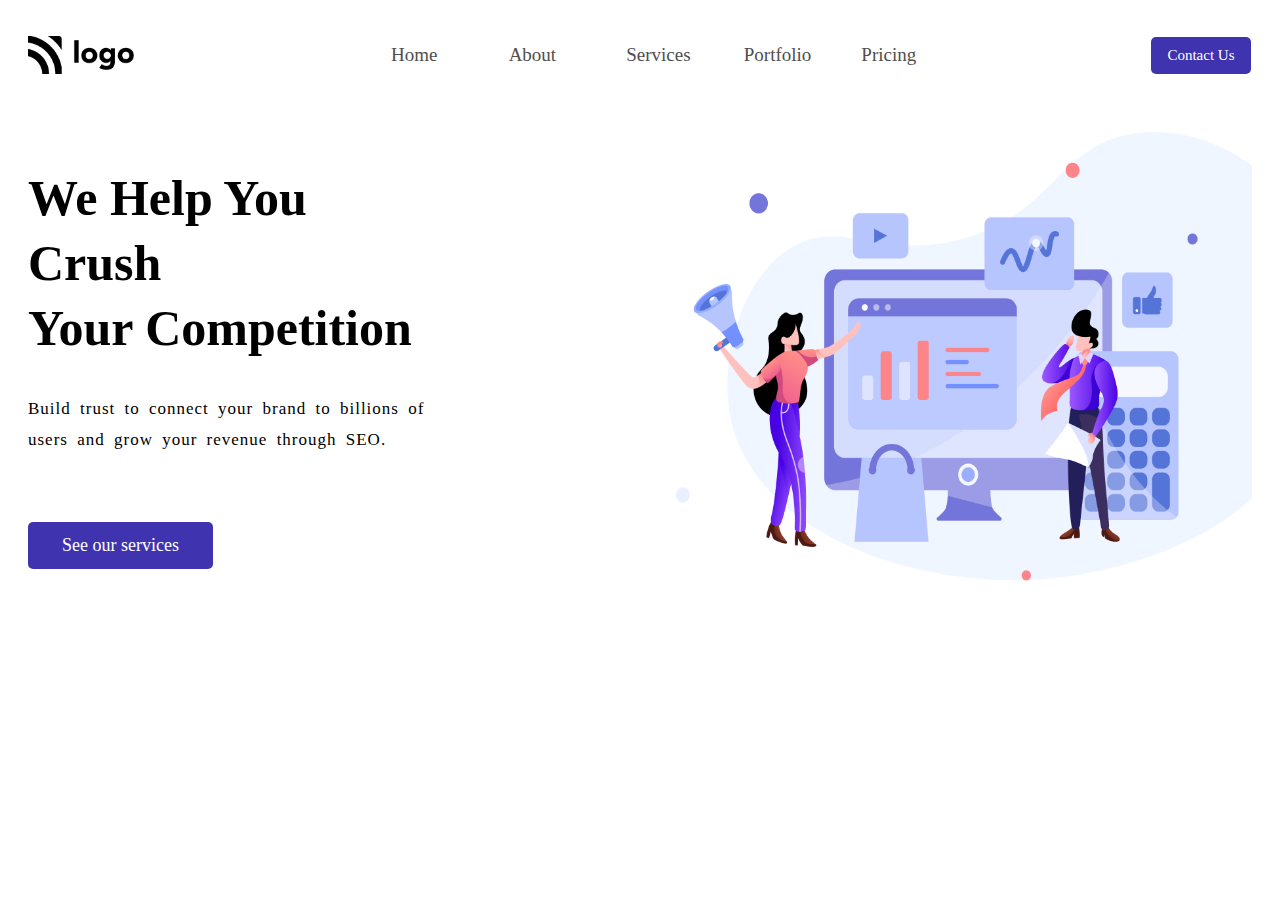
<file: Developer_landing_page_project-04/index.html>
<!DOCTYPE html>
<html lang="en">
  <head>
    <meta charset="UTF-8" />
    <meta http-equiv="X-UA-Compatible" content="IE=edge" />
    <meta name="viewport" content="width=device-width, initial-scale=1.0" />
    <!-- stylesheet -->
    <link rel="stylesheet" href="style.css" />
    <!-- Font -->
    <link rel="preconnect" href="https://fonts.googleapis.com" />
    <link rel="preconnect" href="https://fonts.gstatic.com" crossorigin />
    <link
      href="https://fonts.googleapis.com/css2?family=Poppins:wght@200;300;400;500;600;700;800&display=swap"
      rel="stylesheet"
    />
    <title>Document</title>
  </head>
  <body>
     
    <div class="container">

      <section aria-label="navbar">

        <nav class="navbar-container">

          <div>
            <img src="./assets/Logo.png" alt="brand-logo" />
          </div>

          <div class="grow-list">
            <ul class="list">
              <li class="list-item">Home</li>
              <li class="list-item">About</li>
              <li class="list-item">Services</li>
              <li class="list-item">Portfolio</li>
              <li class="list-item">Pricing</li>
            </ul>
          </div>

          <div class="button-group">
            <button class="nav-button">Contact Us</button>
          </div>

        </nav>

      </section>

      <!-- Banner -->
      <section aria-label="banner">

        <div class="banner-container">
          <!-- Left text -->

          <div class="text">
            <h1 class="heading-text">
              We Help You <span>Crush</span> <br> Your Competition
            </h1>
            <p class="description">
              Build trust to connect your brand to billions of users and grow
              your revenue through SEO.
            </p>
            <button class="nav-button btn">See our services</button>
          </div>

          <!-- Right Text -->
          <div >
            <img class="right-image" src="./assets/Header Illustration.png" alt="illustration" />
          </div>

        </div>
      </section>
    </div>
  </body>
</html>
</file>
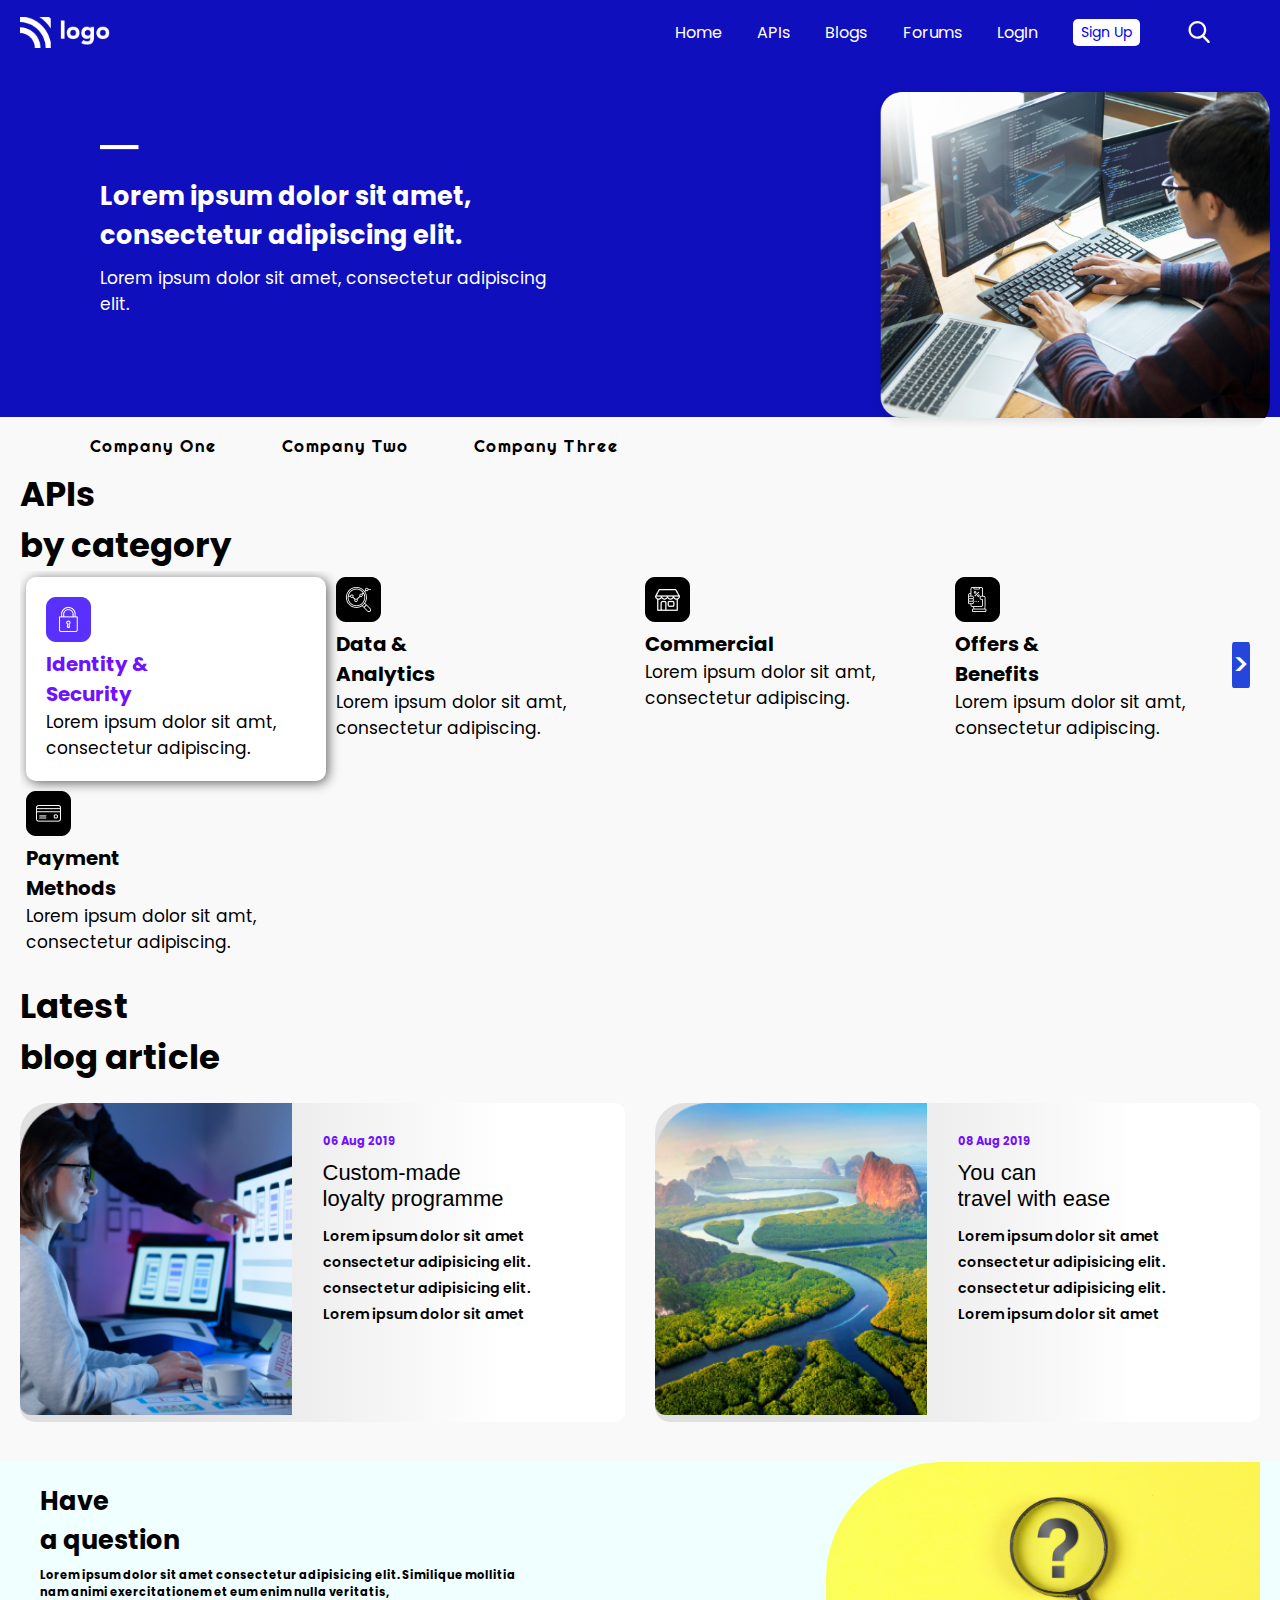
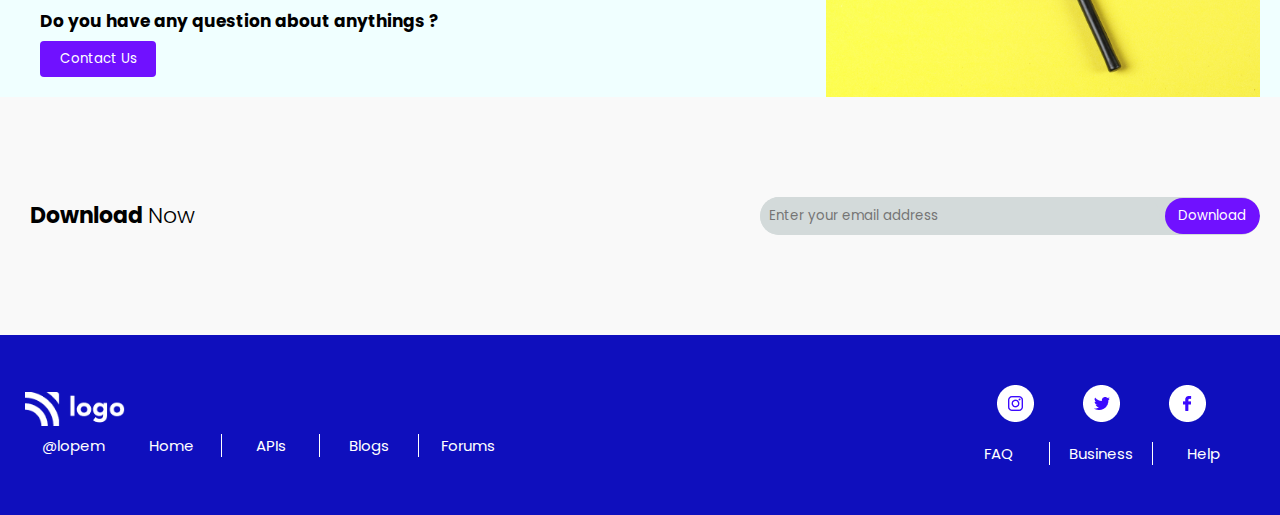
<file: Developer_landing_page_project-9/index.html>
<!DOCTYPE html>
<html lang="en">
<head>
    <meta charset="UTF-8">
    <meta http-equiv="X-UA-Compatible" content="IE=edge">
    <meta name="viewport" content="width=device-width, initial-scale=1.0">
    <title>Developer Landing Page</title>
    <link rel="stylesheet" href="style.css">
</head>
<body>

    <!-- Header Starts -->
    <header>
        
        
        <!-- Navigation Bar Starts -->
        <nav class="navbar">
            <!-- Navigation items Starts -->

            <!-- LOGO -->
            <div >
                <img class="logo" src="./images/Logo.png" >
            </div>

            <div  class="nav-link">
            
            <a class="nav-item">Home</a>
            <a class="nav-item">APIs</a>
            <a class="nav-item">Blogs</a>
            <a class="nav-item">Forums</a>
            <a class="nav-item">LogIn</a>
            <a class="nav-item-active">Sign Up</a>

            <svg class="nav-item search" width="13" height="13" viewBox="0 0 13 13" fill="none" xmlns="http://www.w3.org/2000/svg">
            <path fill-rule="evenodd" clip-rule="evenodd" d="M8.85903 8.24401L11.816 11.321L11.815 11.322C11.991 11.4877 12.0614 11.7369 11.9982 11.9703C11.9349 12.2036 11.7483 12.3831 11.5127 12.4372C11.2771 12.4914 11.0308 12.4113 10.872 12.229L7.89103 9.12901C7.04998 9.72236 6.04531 10.0397 5.01603 10.037C2.66419 10.0372 0.627975 8.40344 0.118589 6.10743C-0.390797 3.81142 0.763438 1.46979 2.89472 0.475412C5.02599 -0.518963 7.56198 0.100953 8.99418 1.96641C10.4264 3.83187 10.3702 6.44192 8.85903 8.24401ZM8.44412 3.59725C7.86941 2.21135 6.51636 1.3082 5.01603 1.30901C2.9693 1.31231 1.31123 2.97128 1.30903 5.01801C1.30903 6.51834 2.21291 7.8709 3.59912 8.44487C4.98532 9.01883 6.58078 8.70114 7.64139 7.63996C8.702 6.57878 9.01883 4.98314 8.44412 3.59725Z" fill="white"/>
            </svg>

            </div>
        </nav>


        <!-- Text -->
        <div class="header-text">

        <div class="text">
            <img src="./images/Rectangle_12.png">

            <h2>
                Lorem ipsum dolor sit amet, <br>consectetur adipiscing elit.
            </h2>

            <p>
                Lorem ipsum dolor sit amet, consectetur adipiscing elit.
            </p>
         </div>

            <!-- Image -->
            <div>
                <img class="header-image" src="./images/IMAGE HERE.png">
            </div>

        </div>

    </header>
    
    <!-- Companies -->
    <div class="companies">
        <a href="#" class="company-items">Company One</a>
        <a href="#" class="company-items">Company Two</a>
        <a href="#" class="company-items">Company Three</a>
    </div>

    <!-- API Section -->
    <div class="api">
        <h1 class="api-heading">APIs <br> by category</h1>
    <!-- Cards -->

        <div class="cards">

            <!-- Card 01 -->
            <div class="card-active card">
                <img class="card-logo" src="./images/Group 97.png">
                <h3 class="card-head-active">Identity & <br> Security</h3>
                <p class="card-body">Lorem ipsum dolor sit amt, <br> consectetur adipiscing.</p>
            </div>
            <!-- Card 02 -->
            <div class="card">
                <img class="card-logo" src="./images/Group 98.png">
                <h3 class="card-head">Data & <br> Analytics</h3>
                <p class="card-body">Lorem ipsum dolor sit amt, <br> consectetur adipiscing.</p>
            </div>
            <!-- Card 03 -->
            <div class="card">
                <img class="card-logo" src="./images/Group 99.png">
                <h3 class="card-head">Commercial</h3>
                <p class="card-body">Lorem ipsum dolor sit amt, <br> consectetur adipiscing.</p>
            </div>
            <!-- Card 04 -->
            <div class="card">
                <img class="card-logo" src="./images/Group 100.png">
                <h3 class="card-head">Offers & <br> Benefits</h3>
                <p class="card-body">Lorem ipsum dolor sit amt, <br> consectetur adipiscing.</p>
            </div>
            <!-- Card 05 -->
            <div class="card">
                <img class="card-logo" src="./images/Group 101.png">
                <h3 class="card-head">Payment <br> Methods</h3>
                <p class="card-body">Lorem ipsum dolor sit amt, <br> consectetur adipiscing.</p>
            </div>

            <h1 class="arrow">></h1>

        </div>        

    </div>

    <!-- Blog section -->
    
    <div class="blog-heading">
            <h1>Latest <br> blog article</h1>
    </div>
        <!-- Blogs -->
    <div class="blog-cards">

            <!-- Blog card 01 -->
            <div class="blog-card">

              
                <div class="blog-image">
                    <img src="./images/Rectangle.png" alt="" >
                </div>

              <div class="image-text"> 

                <div class="blog-content">
                    <h6 >06 Aug 2019</h6>
                    <h3 >Custom-made <br> loyalty programme</h3>
                    <small>Lorem ipsum dolor sit amet <br>consectetur adipisicing elit. <br> consectetur adipisicing elit. <br>Lorem ipsum dolor sit amet</small>
                </div>
                
                
            </div>

            </div>

            <!-- Blog card 02 -->

            <div class="blog-card">
                <div class="blog-image">
                    <img src="./images/Rectangle Copy.png" alt="" >
                </div>

              <div class="image-text"> 

                <div class="blog-content">
                    <h6 >08 Aug 2019</h6>
                    <h3 >You can <br> travel with ease</h3>
                    <small>Lorem ipsum dolor sit amet <br>consectetur adipisicing elit. <br> consectetur adipisicing elit. <br>Lorem ipsum dolor sit amet</small>
                </div>
            
                 

              </div>

            </div>
        </div>

        <!-- FAQ SECTION -->
        <div class="faq-section">

            <div class="faq-content">
                <h2>Have <br> a question</h2>
                <h6>Lorem ipsum dolor sit amet consectetur adipisicing elit. Similique mollitia <br>nam animi exercitationem et eum enim nulla veritatis,</h6>
                <h4>Do you have any question about anythings ?</h4>

                <button >Contact Us</button>
            </div>

            <div class="faq-image">
                <img src="./images/Rectangle_38-2 (1).png" alt="">
            </div>

        </div>

        <!-- Download -->
        <div class="download-section">

            <div class="download-content">
                <h1>Download <span> Now</span></h1>
            </div>

            <div class="download-email">

                <form>
                    <input placeholder="Enter your email address"/>
                    <button>Download</button>
                  </form>
            </div>

        </div>

        <!-- Footer -->
        <div class="footer-section">

            <div class="footer-left">
                <img class="footer-logo"src="./images/Logo.png" alt="">
                <ul class="list">
                    <li class="list-item">@lopem </li>
                    <li class="list-items">Home</li>
                    <li class="list-items">APIs</li>
                    <li class="list-items">Blogs</li>
                    <li class="list-item">Forums</li>
                </ul>
            </div>

            <div class="footer-right">
                <div class="logos-list">
                    <img class="footer-logos" src="./images/Group 102.png" alt="">
                    <img class="footer-logos" src="./images/Group 103.png" alt="">
                    <img class="footer-logos" src="./images/Group 104.png" alt="">
                </div>
                <ul class="footer">
                    <li class="list-items">FAQ</li>
                    <li class="list-items">Business</li>
                    <li class="list-item">Help</li>
                </ul>
            </div>
            
        </div>
</body>
</html>
</file>
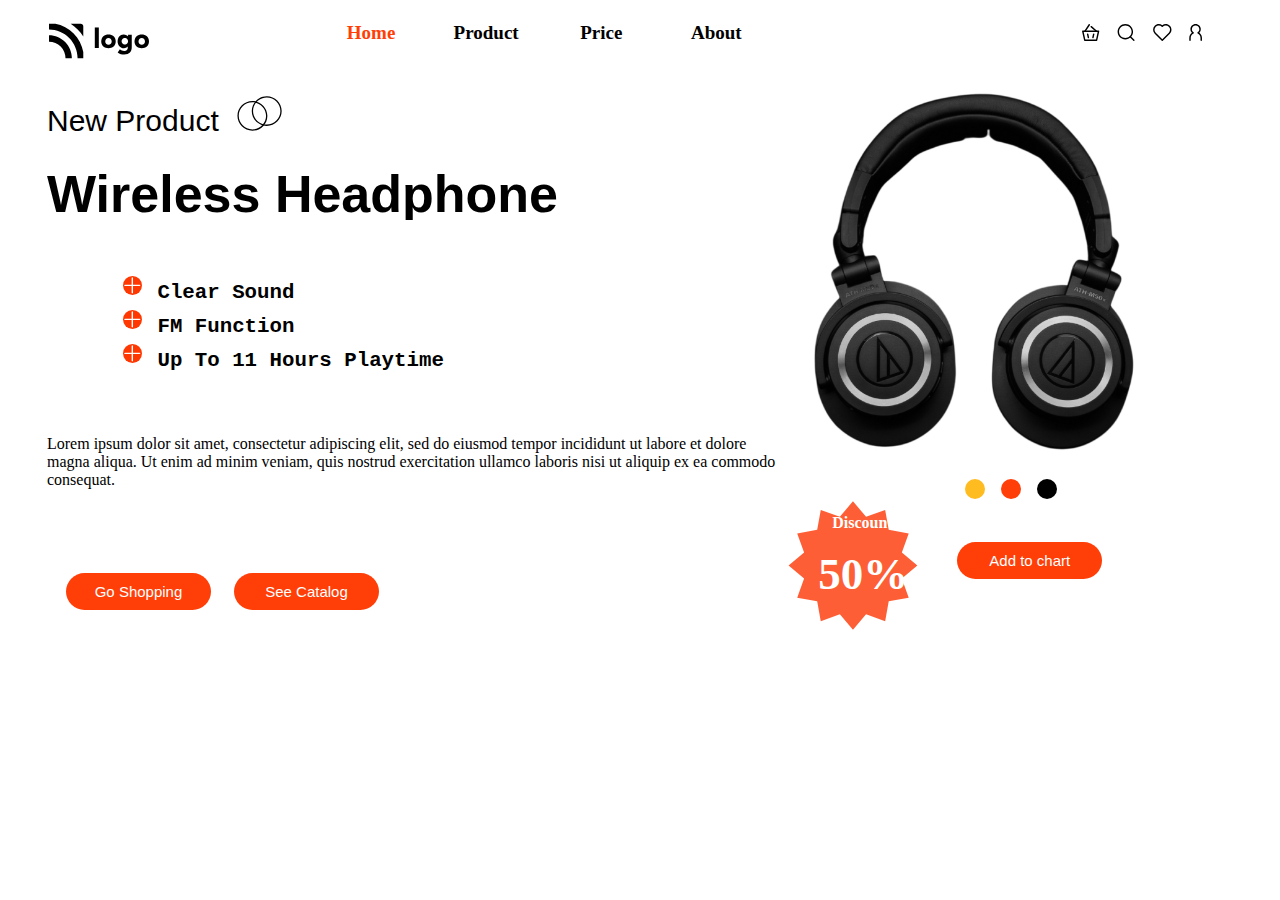
<file: Headphone_store_project-07/index.html>
<!DOCTYPE html>
<html lang="en">
  <head>
    <meta charset="UTF-8" />
    <meta http-equiv="X-UA-Compatible" content="IE=edge" />
    <meta name="viewport" content="width=device-width, initial-scale=1.0" />
    <link rel="stylesheet" href="index.css" />
    <link rel="preconnect" href="https://fonts.googleapis.com" />
    <link rel="preconnect" href="https://fonts.gstatic.com" crossorigin />
    <link
      href="https://fonts.googleapis.com/css2?family=Fredoka+One&family=Poppins&display=swap"
      rel="stylesheet"
    />
    <title>Product Home Page</title>
  </head>
  <body>

    <nav class="navbar">

      <img class="logo" src="./images/logo.svg" alt="logo" />

      <div class="nav-items">
        <h5 class="nav-item active-item">Home</h5>
        <h5 class="nav-item">Product</h5>
        <h5 class="nav-item">Price</h5>
        <h5 class="nav-item">About</h5>
      </div>

      <img class="right-img" src="./images/actions.svg" alt="actions" />

    </nav>

    <div class="intro-section">

      <div class="left-section">

        <h3 class="product">
          New Product
          <img src="./images/circles.svg" alt="circles" />
        </h3>

        <h1 class="heading" >Wireless Headphone</h1>

        <div class="sub-headlines">

          <h5 class="sub-headline">
            <img src="./images/plus.svg" alt="plus" /> Clear Sound
          </h5>

          <h5 class="sub-headline">
            <img src="./images/plus.svg" alt="plus" /> FM Function
          </h5>

          <h5 class="sub-headline">
            <img src="./images/plus.svg" alt="plus" /> Up To 11 Hours Playtime
          </h5>

        </div>

        <p class="text">
          Lorem ipsum dolor sit amet, consectetur adipiscing elit, sed do
          eiusmod tempor incididunt ut labore et dolore magna aliqua. Ut enim ad
          minim veniam, quis nostrud exercitation ullamco laboris nisi ut
          aliquip ex ea commodo consequat.
        </p>

        <div class="action-btns">
          <button class="action-btn">Go Shopping</button>
          <button class="action-btn">See Catalog</button>
        </div>

      </div>

      <div class="right-section">

        <div class="headphone-div">
          <img class="headphone" src="./images/headphones.jpg" alt="headphone" />
          <div class="discount-content">
            <img class="star" src="./images/discount.svg" alt="discount" class="discount" />
          </div class="offer-text"  >
          <h4 class="h4">Discount</h4>
          <h1 class="h1">50%</h1>
        </div>
        <div class="dots">
          <div class="dot yellow-dot" style="background: rgb(255, 188, 33);"></div>
          <div class="dot tomato-dot"></div>
          <div class="dot black-dot" style="background: #000;"></div>
        </div>
        <button class="action-btn last-btn">Add to chart</button>
      </div>
    </div>
  </body>
</html>
</file>
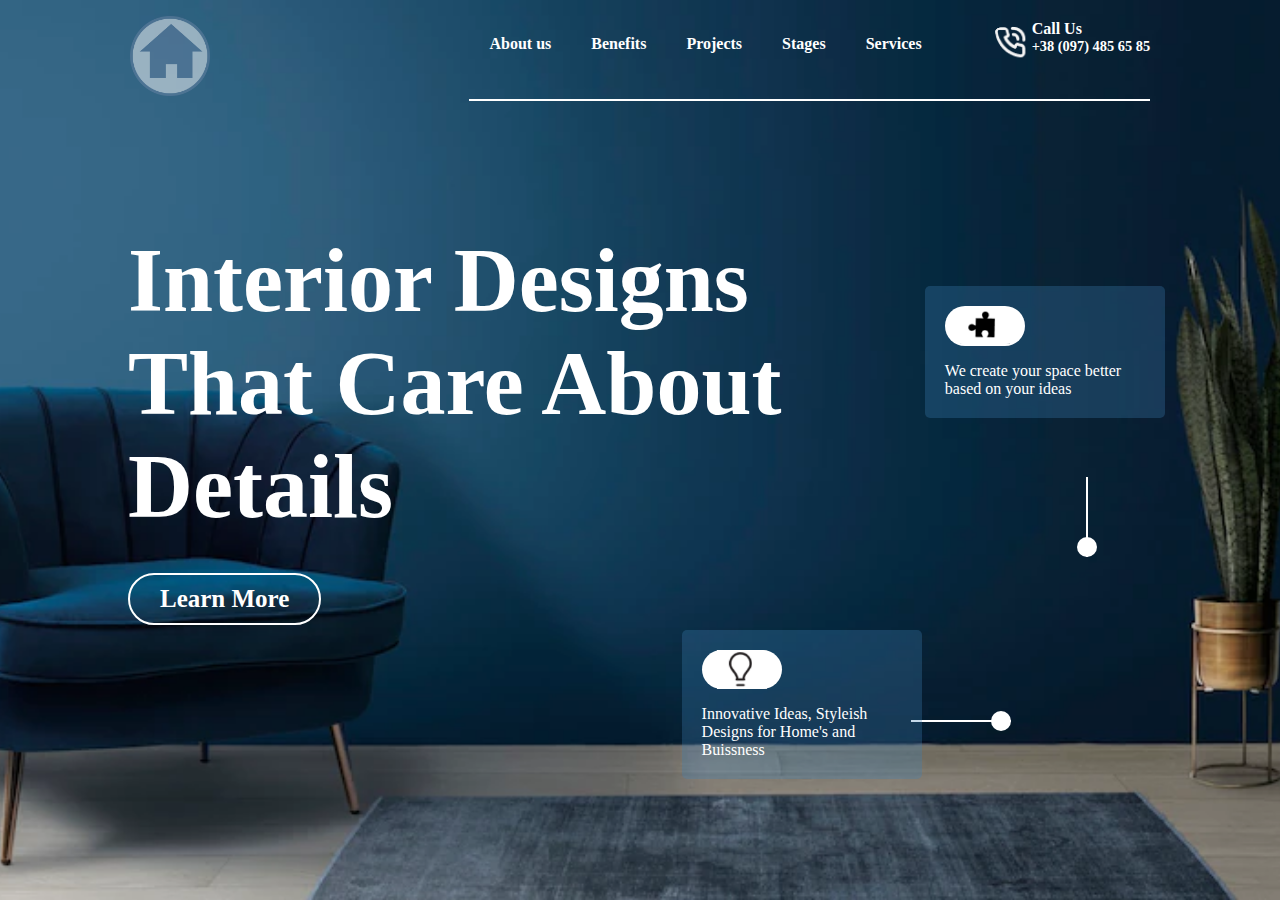
<file: Industrial_Design_project-10/index.html>
<!DOCTYPE html>
<html lang="en">
<head>
    <meta charset="UTF-8">
    <meta http-equiv="X-UA-Compatible" content="IE=edge">
    <meta name="viewport" content="width=device-width, initial-scale=1.0">
    <link rel="icon" href="images/Rajneesh.png">
    <title>Interior Design landing page</title>
    <link rel="stylesheet" href="style.css">
</head>

<body>

    <!-- Header Section -->

    <section class="Header">

     <nav>

        <div class="logo">
            <img src="images/logo.png" alt=" Logo">
        </div>

        <div class="menu">

            <ul>
                <li>About us</li>
                <li>Benefits</li>
                <li>Projects</li>
                <li>Stages</li>
                <li>Services</li>
            </ul>

            <div class="contact">

                <div>
                    <img src=" images/25.07.2022_13.31.33_REC-removebg-preview.png" alt="">
                </div>

                <div>
                    <h2>Call Us</h2>
                    <h3>+38 (097) 485 65 85</h3>
                </div>

            </div>

        </div>
     </nav>
    </section>

 <!-- Main Section -->

     <section class="main">

        <div class="content">
            <h1>Interior Designs That Care About Details</h1>
            <button>Learn More</button>
        </div>

        <div class="card1">
            <div class="Image">
                <img src="images/25.07.2022_15.46.52_REC.png" width="50px" alt="">
            </div>
            <article>We create your space better based on your ideas</article>
        </div>

        <div class="card2">
            <div class="Image">
                <img src="images/25.07.2022_15.47.13_REC.png" width="50px" alt="">
            </div>
            <article>Innovative Ideas, Styleish Designs for Home's and Buissness</article>
        </div>

        <div class="lines">
            <div class="line"></div>
            <div class="circle"></div>
        </div>

        <div class="lines1">
            <div class="line1"></div>
            <div class="circle1"></div>
        </div>
     </section>
</body>
</html>
</file>
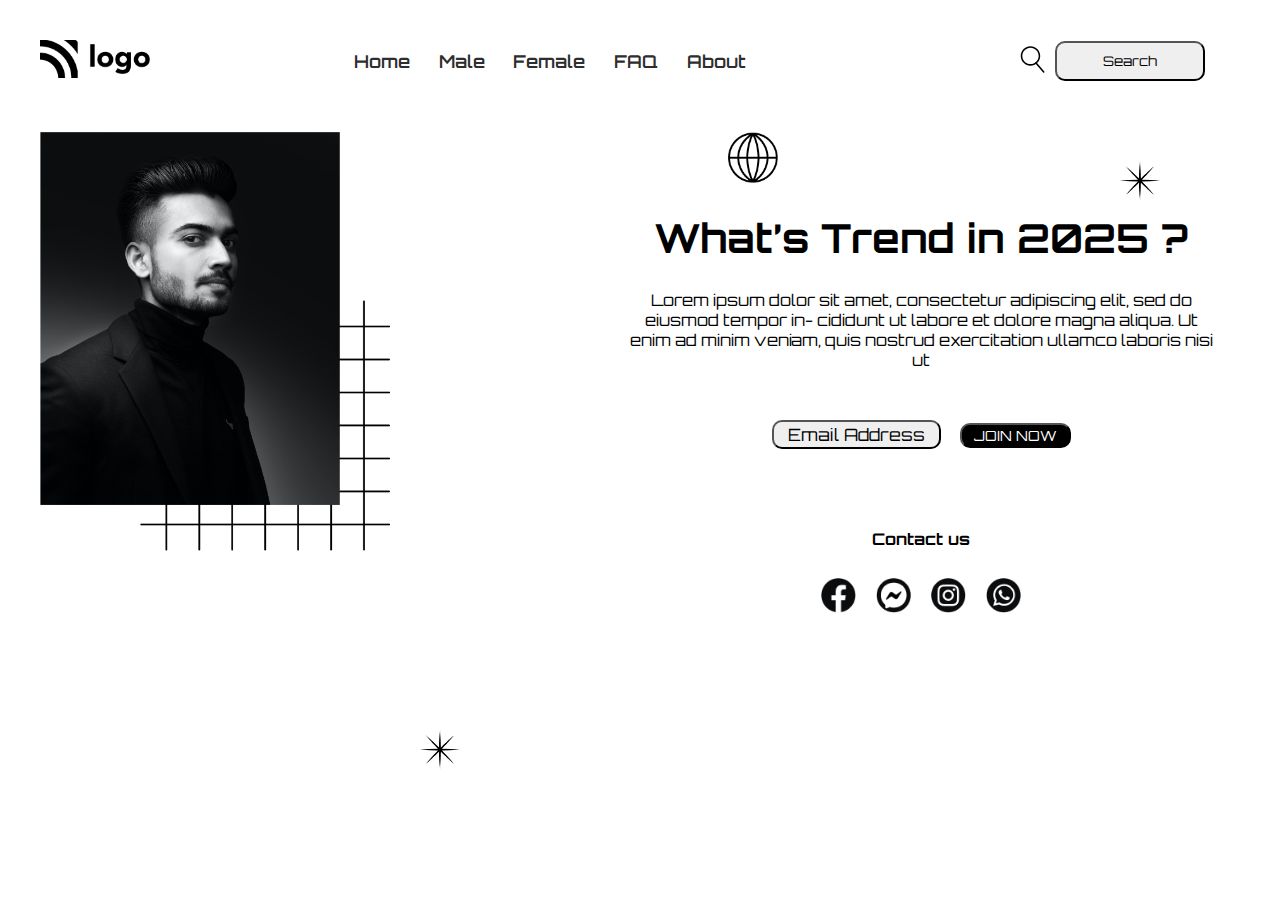
<file: live-class-project-01/index.html>
<!DOCTYPE html>
<html lang="en">
  <head>
    <meta charset="UTF-8" />
    <meta http-equiv="X-UA-Compatible" content="IE=edge" />
    <meta name="viewport" content="width=device-width, initial-scale=1.0" />
    <!-- CSS File -->
    <link rel="stylesheet" href="./style.css" />
    <!-- Font Orbiton -->
    <link rel="preconnect" href="https://fonts.googleapis.com" />
    <link rel="preconnect" href="https://fonts.gstatic.com" crossorigin />
    <link
      href="https://fonts.googleapis.com/css2?family=Orbitron:wght@400;500;600;700;800&display=swap"
      rel="stylesheet"
    />

    <!-- FONT Poppins -->
    <link rel="preconnect" href="https://fonts.googleapis.com" />
    <link rel="preconnect" href="https://fonts.gstatic.com" crossorigin />
    <link
      href="https://fonts.googleapis.com/css2?family=Poppins:wght@200;300;400;500;600;700&display=swap"
      rel="stylesheet"
    />
    <title>Document</title>
  </head>
  <body>

    <div class="container">

      <!-- Navbar Section -->
      <section aria-label="navbar">

        <nav class="navbar-container">
          <div>
            <img src="./assets/Logo.png" alt="brand-logo" />
          </div>

          <div>
            <ul class="list">
              <li class="list-item">Home</li>
              <li class="list-item">Male</li>
              <li class="list-item">Female</li>
              <li class="list-item">FAQ</li>
              <li class="list-item">About</li>
            </ul>
          </div>

          <div class="button-group">

            <div class="search-icon">
              <svg
                width="132"
                height="35"
                viewBox="0 0 32 35"
                fill="none"
                xmlns="http://www.w3.org/2000/svg"
              >
                <path
                  d="M13.42 25.34C6.56004 25.34 0.97998 19.76 0.97998 12.9C0.97998 6.03999 6.56004 0.459991 13.42 0.459991C20.28 0.459991 25.86 6.03999 25.86 12.9C25.87 19.76 20.28 25.34 13.42 25.34ZM13.42 2.44999C7.66004 2.44999 2.97998 7.13999 2.97998 12.89C2.97998 18.64 7.66004 23.33 13.42 23.33C19.18 23.33 23.86 18.64 23.86 12.89C23.86 7.13999 19.18 2.44999 13.42 2.44999Z"
                  fill="black"
                />
                <path
                  d="M30.35 34.4C30.07 34.4 29.7899 34.28 29.5899 34.05L19.75 22.53C19.39 22.11 19.44 21.48 19.86 21.12C20.28 20.76 20.91 20.81 21.27 21.23L31.11 32.75C31.47 33.17 31.42 33.8 31 34.16C30.81 34.32 30.58 34.4 30.35 34.4Z"
                  fill="black"
                />
              </svg>
            </div>

            <div><button class="nav-button">Search</button></div>

          </div>

        </nav>

      </section>


      
      <!-- Hero Banner Section -->
      <section aria-label="banner">
        
        <div class="hero-container">
          <!-- --------------- -->
          <!-- Patterns -->
          <!-- ---------------- -->

          <div>
            <img src="./assets/Image.png" alt="person-hero-iamge" />
            <span class="square"> <img src="./assets/squares.png" alt="square-pattern" /> </span>
            
            <span class="star"> <img src="./assets/start.png" alt="start-pattern" /> </span>
          </div>
          
          <!-- Globe -->
          <!-- Star -->
          <!-- Hero Banner Section -->
          
          
          <!-- Hero Container-right -->
          <div class="hero-container-right">
            <span class="globe"> <img src="./assets/globe.png" alt="globe-pattern" /> </span>
            <span class="star"> <img src="./assets/start.png" alt="start-pattern" /> </span>            
            <h1 class="hero-heading">What’s Trend in 2025 ?</h1>
            
            <p class="hero-description">
              Lorem ipsum dolor sit amet, consectetur adipiscing elit, sed do
              eiusmod tempor in- cididunt ut labore et dolore magna aliqua. Ut
              enim ad minim veniam, quis nostrud exercitation ullamco laboris
              nisi ut
            </p>

            <div class="m-btn">
              <button class="button-email">Email Address</button>
              <button class="button-join">JOIN NOW</button>
            </div>

            <div>
              <h4 class="contact-heading">Contact us</h4>
              <div class="icons">

                <span>  <img src="./assets/Group.png" alt="facebook-icon" /> </span>
                <span>  <img src="./assets/Group (1).png" alt="messenger-icon" /> </span>
                <span>  <img src="./assets/Group (2).png" alt="instagram-icon" /> </span>
                <span>  <img src="./assets/Group (3).png" alt="whatsapp-icon" /> </span>

              </div>

            </div>
            
          </div>
          <!-- Hero Container-right -->

        </div>

      </section>

    </div>

  </body>
</html>
</file>
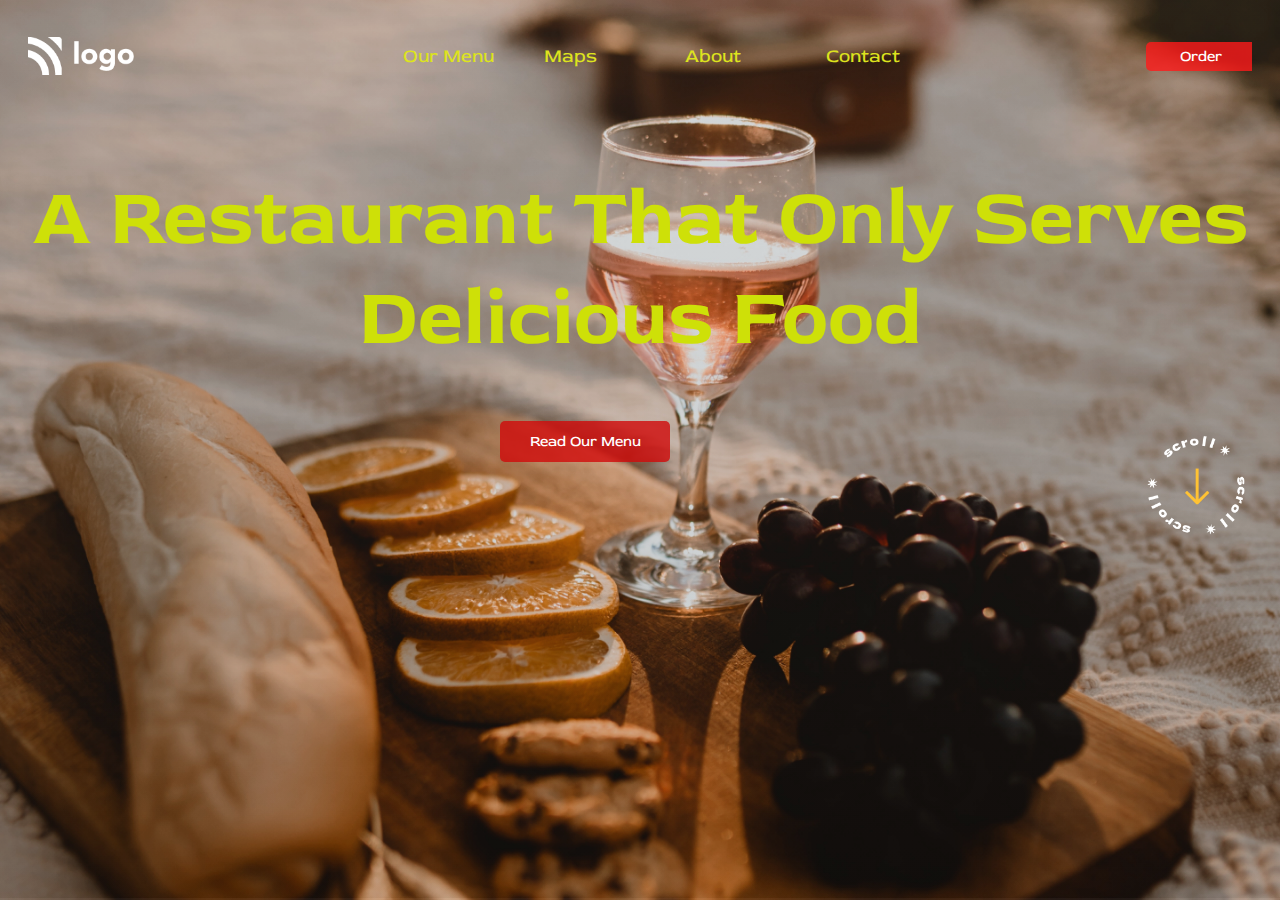
<file: live-class-project-2/index.html>
<!DOCTYPE html>
<html lang="en">
  <head>
    <meta charset="UTF-8" />
    <meta http-equiv="X-UA-Compatible" content="IE=edge" />
    <meta name="viewport" content="width=device-width, initial-scale=1.0" />
    <link rel="stylesheet" href="style.css" />
    <!-- Red Rose Font -->
    <link rel="preconnect" href="https://fonts.googleapis.com" />
    <link rel="preconnect" href="https://fonts.gstatic.com" crossorigin />
    <link
      href="https://fonts.googleapis.com/css2?family=Red+Rose:wght@300;400;500;600;700&display=swap"
      rel="stylesheet"
    />
    <!-- Dela Font -->
    <link rel="preconnect" href="https://fonts.googleapis.com" />
    <link rel="preconnect" href="https://fonts.gstatic.com" crossorigin />
    <link
      href="https://fonts.googleapis.com/css2?family=Dela+Gothic+One&display=swap"
      rel="stylesheet"
    />
    <title>Document</title>
  </head>
  <body>
    <div class="container">

      <section aria-label="navbar">

        <nav class="navbar">

          <div>
            <img src="./assets/white-logo.png" alt="logo" class="logo" />
          </div>
          
          <div>

            <ul class="list">
              <li class="list-item">Our Menu</li>
              <li class="list-item">Maps</li>
              <li class="list-item">About</li>
              <li class="list-item">Contact</li>
            </ul>

          </div>

          <div class="btn">
            <button class="button-small">Order</button>
          </div>

        </nav>

      </section>
      <!-- Hero Section -->
      <section aria-label="hero">
        <div class="hero">
          <h1 class="hero-heading">
            A Restaurant That Only Serves Delicious Food
          </h1>
          <button class="button-large">Read Our Menu</button>
          <div class="bottom">
            <div>
              <img src="./assets/scrool.png" alt="bottom-logo" />
            </div>
          </div>
        </div>
      </section>
    </div>
  </body>
</html>
</file>
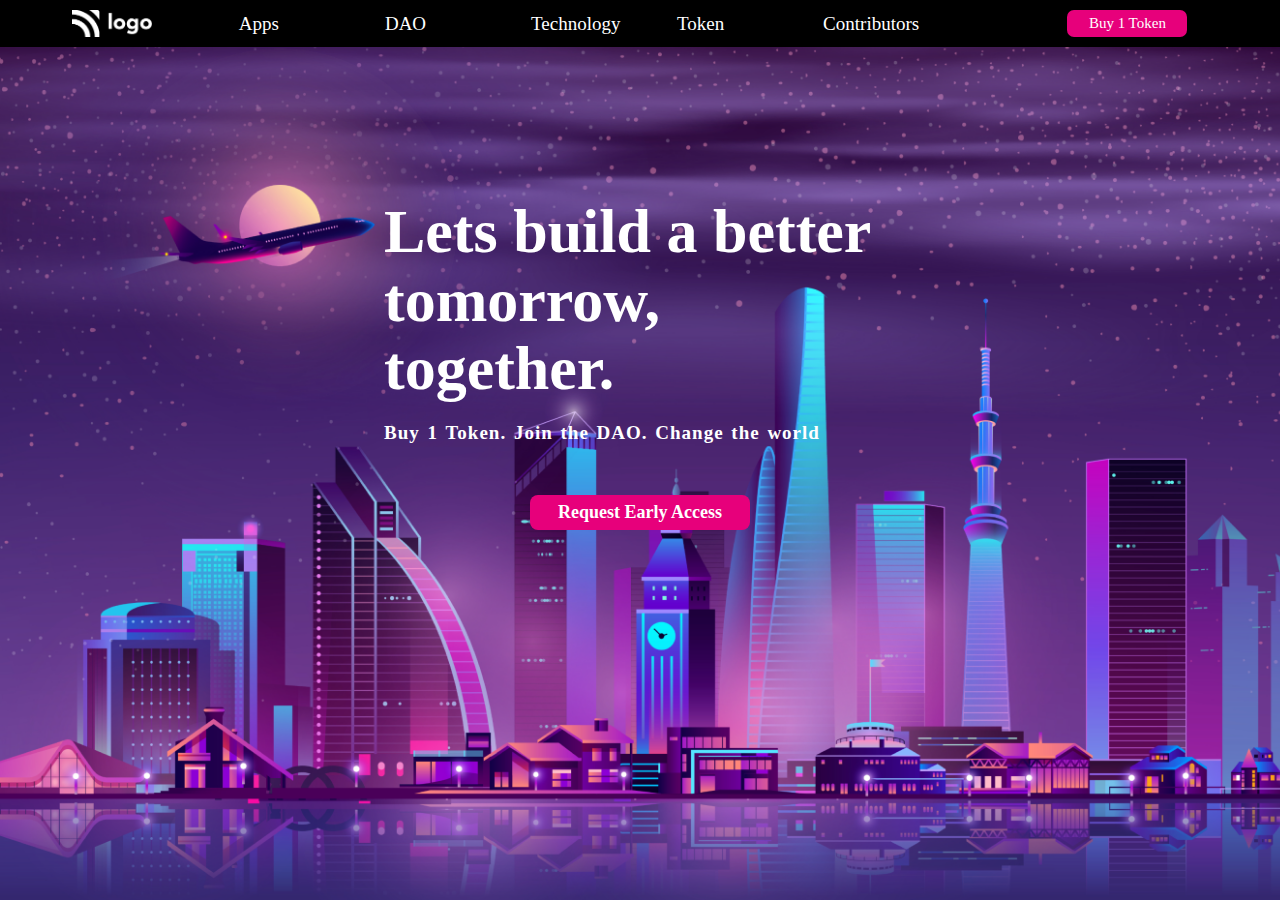
<file: live-class-project-5/index.html>
<!DOCTYPE html>
<html lang="en">
  <head>
    <meta charset="UTF-8" />
    <meta http-equiv="X-UA-Compatible" content="IE=edge" />
    <meta name="viewport" content="width=device-width, initial-scale=1.0" />
    <link rel="stylesheet" href="style.css" />
    <link rel="preconnect" href="https://fonts.googleapis.com" />
    <link rel="preconnect" href="https://fonts.gstatic.com" crossorigin />
    <link
      href="https://fonts.googleapis.com/css2?family=Poppins:wght@200;300;400;500;600;700;800&display=swap"
      rel="stylesheet"
    />
    <link rel="preconnect" href="https://fonts.googleapis.com" />
    <link rel="preconnect" href="https://fonts.gstatic.com" crossorigin />
    <link
      href="https://fonts.googleapis.com/css2?family=Montserrat:wght@600;700;800&display=swap"
      rel="stylesheet"
    />

    <title>Document</title>
  </head>
  <body>
    <div class="container">

      <section aria-label="navbar">

        <nav class="navbar">

          <div>
            <img src="./assets/white-logo.png" alt="logo" class="logo" />
          </div>
          
          <div class="grow-list">

            <ul class="list">
              <li class="list-item">Apps</li>
              <li class="list-item">DAO</li>
              <li class="list-item">Technology</li>
              <li class="list-item">Token</li>
              <li class="list-item">Contributors</li>
            </ul>

          </div>

          <div>
            <button class="button-small">Buy 1 Token</button>
          </div>

        </nav>

      </section>

      <!-- Hero Section -->

      <section aria-label="hero">

        <div class="hero">

          <h1 class="hero-heading">Lets build a better tomorrow, together.</h1>

          <p class="hero-description">
            Buy 1 Token. Join the DAO. Change the world
          </p>

          <button class="button-large">Request Early Access</button>

        </div>

      </section>

    </div>

  </body>
</html>
</file>
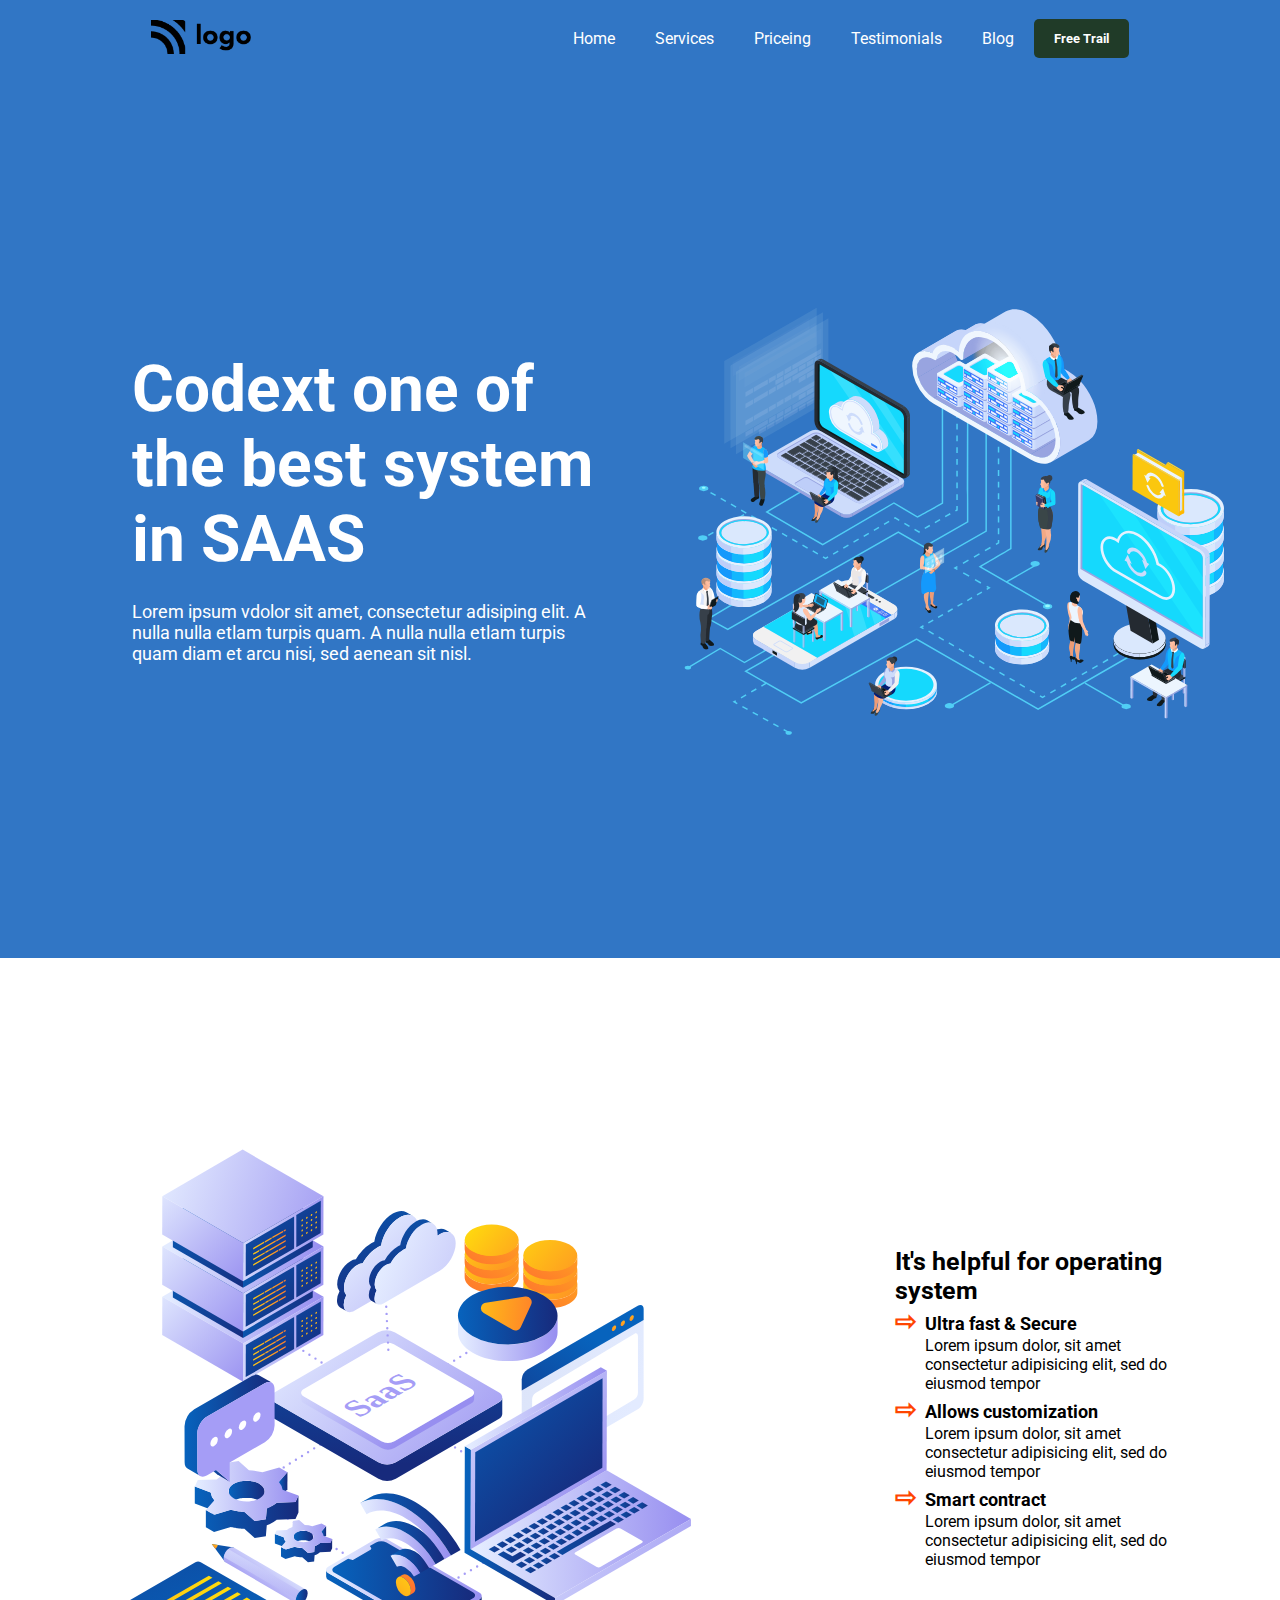
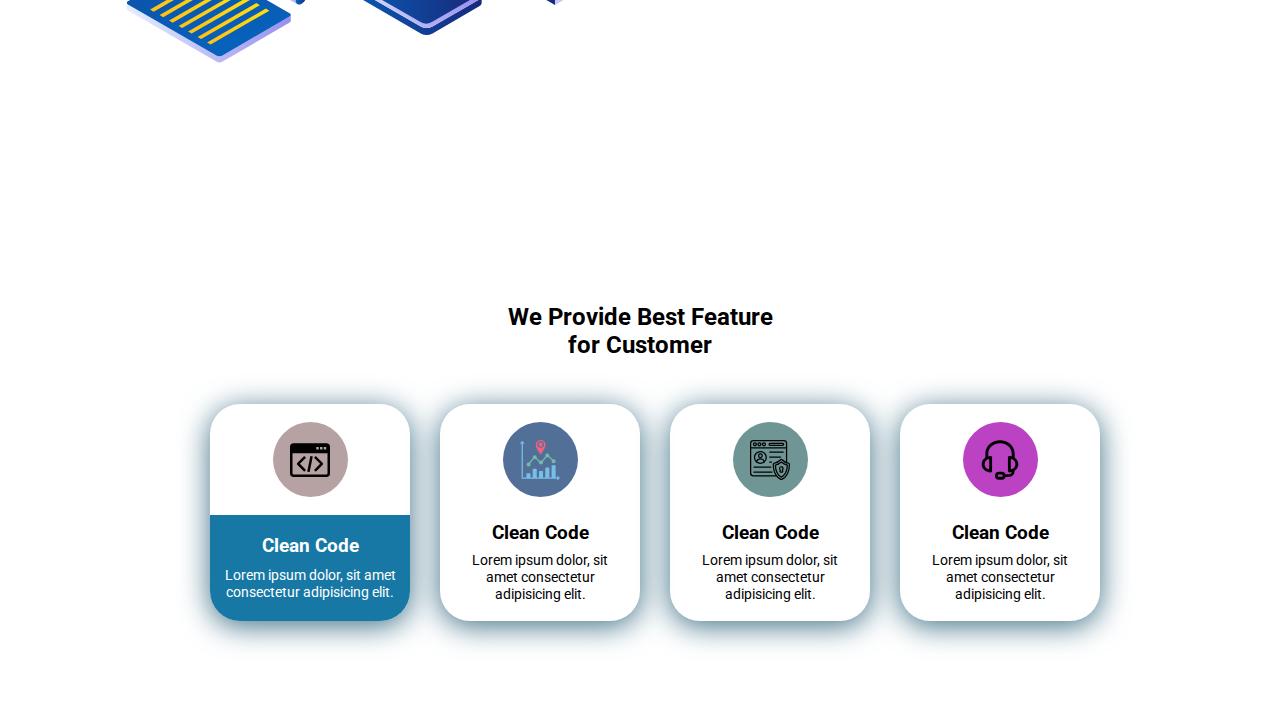
<file: SAAS-Company-Website-13/index.html>
<!DOCTYPE html>
<html lang="en">
<head>
    <meta charset="UTF-8">
    <meta http-equiv="X-UA-Compatible" content="IE=edge">
    <meta name="viewport" content="width=device-width, initial-scale=1.0">
    <title>SAAS Compmany Website</title>
    <link rel="stylesheet" href="style.css">
</head>
<body>
    <nav>
        <div>
            <img src="images/Logo.png" alt="">
        </div>

        <ul>
            <li>Home</li>
            <li>Services</li>
            <li>Priceing</li>
            <li>Testimonials</li>
            <li>Blog</li>
            <button>Free Trail</button>
        </ul>
    </nav>


    <main>
        <section aria-label="content">
            <h1>Codext one of the best system in SAAS</h1>
            <article>
                Lorem ipsum vdolor sit amet, consectetur adisiping elit. A nulla nulla etlam turpis quam. A nulla nulla etlam turpis quam diam et arcu nisi, sed aenean sit nisl.
            </article>
        </section>

        <section class="img">
            <img src="images/30495 [Converted]-01(1).svg" alt="">
        </section>
    </main>

    <section>
        <aside aria-label="content">
            <h2>It's helpful for operating system</h2>
            <ul>
                <li>Ultra fast & Secure</li>
                    <article>
                        Lorem ipsum dolor, sit amet consectetur adipisicing elit, sed do eiusmod tempor 
                    </article>
                <li>Allows customization</li>
                    <article>
                        Lorem ipsum dolor, sit amet consectetur adipisicing elit, sed do eiusmod tempor 
                    </article>
                <li>Smart contract</li>
                    <article>
                        Lorem ipsum dolor, sit amet consectetur adipisicing elit, sed do eiusmod tempor 
                    </article>
            </ul>
        </aside>

        <aside>
            <img src="images/Saas illustration-01.svg" alt="">
        </aside>
    </section>

    <section class="card-section">
        <h2>We Provide Best Feature for Customer</h2>
        <div class="cards">
            <div class="card" >
                <div class="img" style="background-color: rgb(182, 162, 162);">
                    <img src="images/web-developing.svg" width="40px" alt="">
                </div>
                <div>
                    <h3>Clean Code</h3>
                    <p>
                        Lorem ipsum dolor, sit amet consectetur adipisicing elit.
                    </p>
                </div>
            </div>


            <div class="card">
                <div class="img" style="background-color: rgb(81, 111, 151);">
                    <img src="images/data-analytics.svg" width="40px" alt="">
                </div>
                <div>
                    <h3>Clean Code</h3>
                    <p>
                        Lorem ipsum dolor, sit amet consectetur adipisicing elit.
                    </p>
                </div>
            </div>


            <div class="card">
                <div class="img" style="background-color: rgb(111, 150, 149);">
                    <img src="images/secured-profile.svg" style="background-color: rgb(111, 150, 149);" width="40px" alt="">
                </div>
                <div>
                    <h3>Clean Code</h3>
                    <p>
                        Lorem ipsum dolor, sit amet consectetur adipisicing elit.
                    </p>
                </div>
            </div>


            <div class="card">
                <div class="img" style="background-color: rgb(187, 66, 194);">
                    <img src="images/support.svg" width="40px" alt="">
                </div>
                <div>
                    <h3>Clean Code</h3>
                    <p>
                        Lorem ipsum dolor, sit amet consectetur adipisicing elit.
                    </p>
                </div>
            </div>
        </div>
    </section>
</body>
</html>
</file>
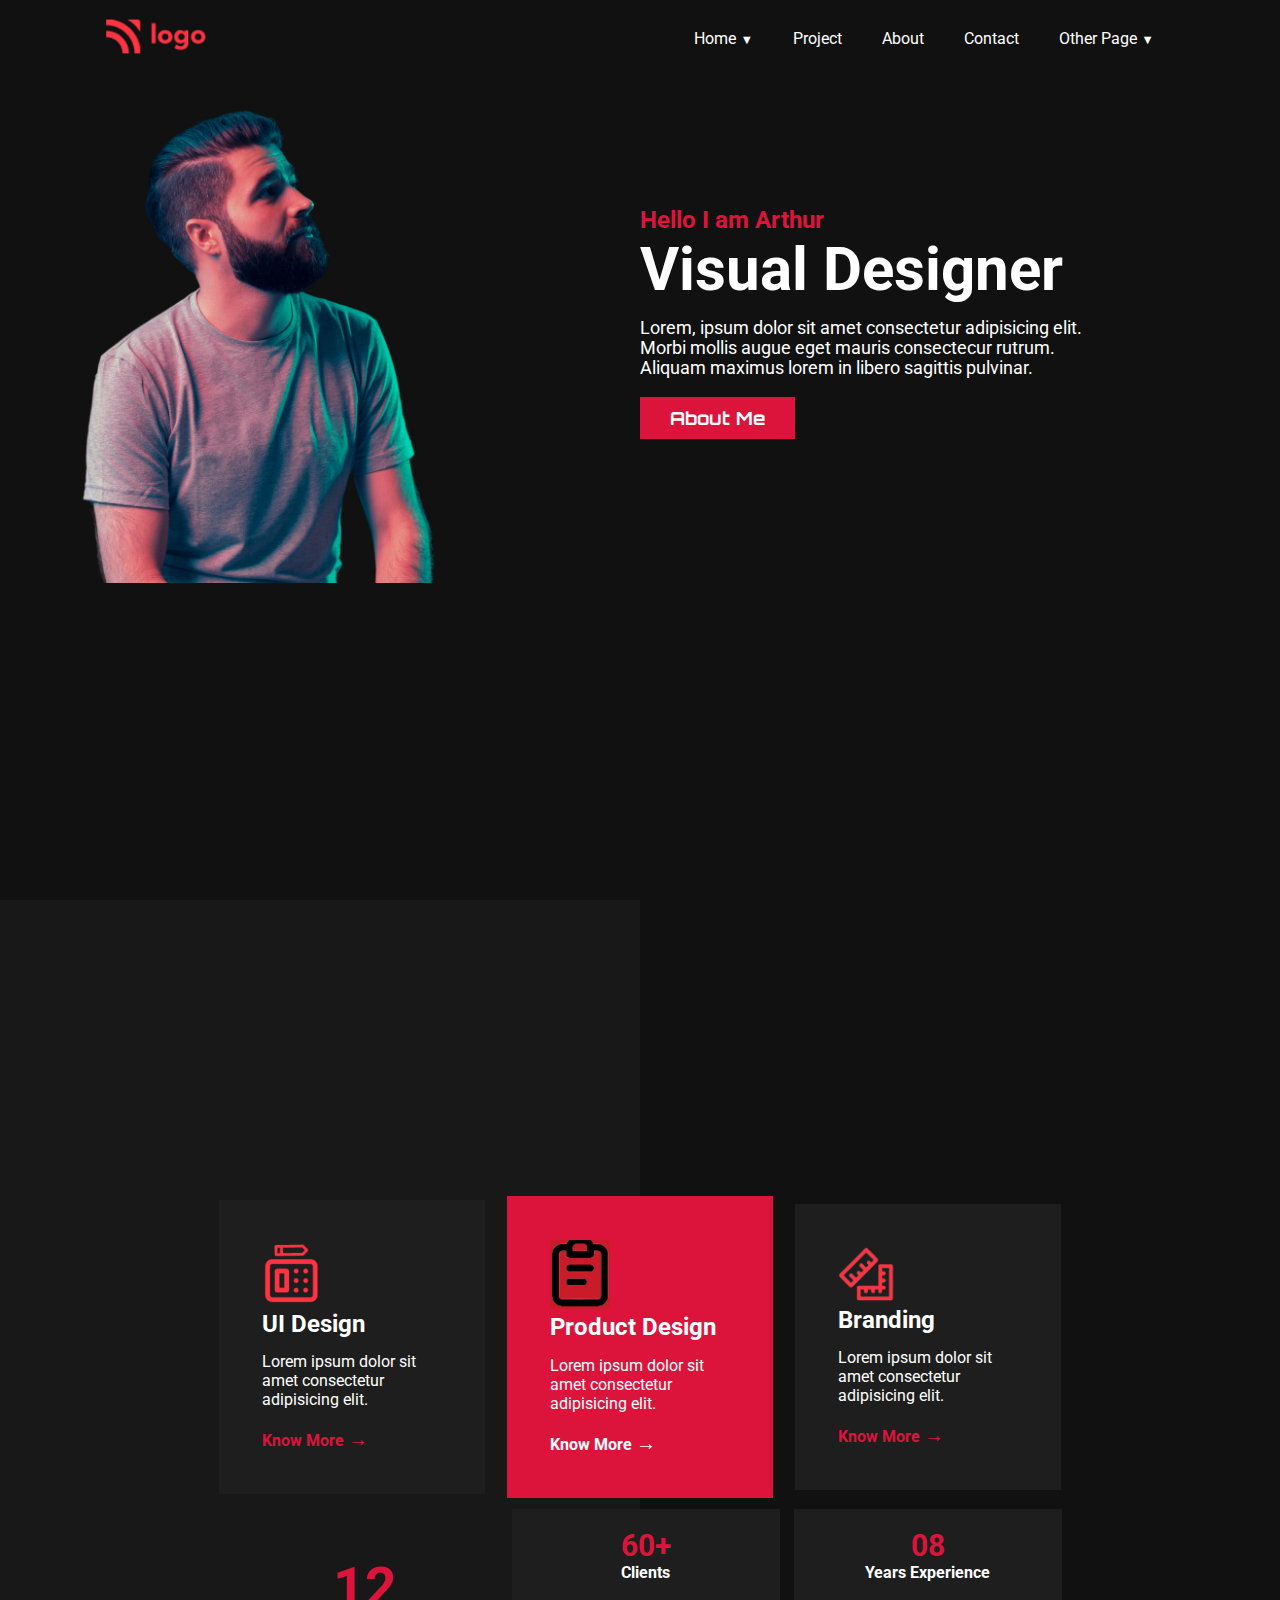
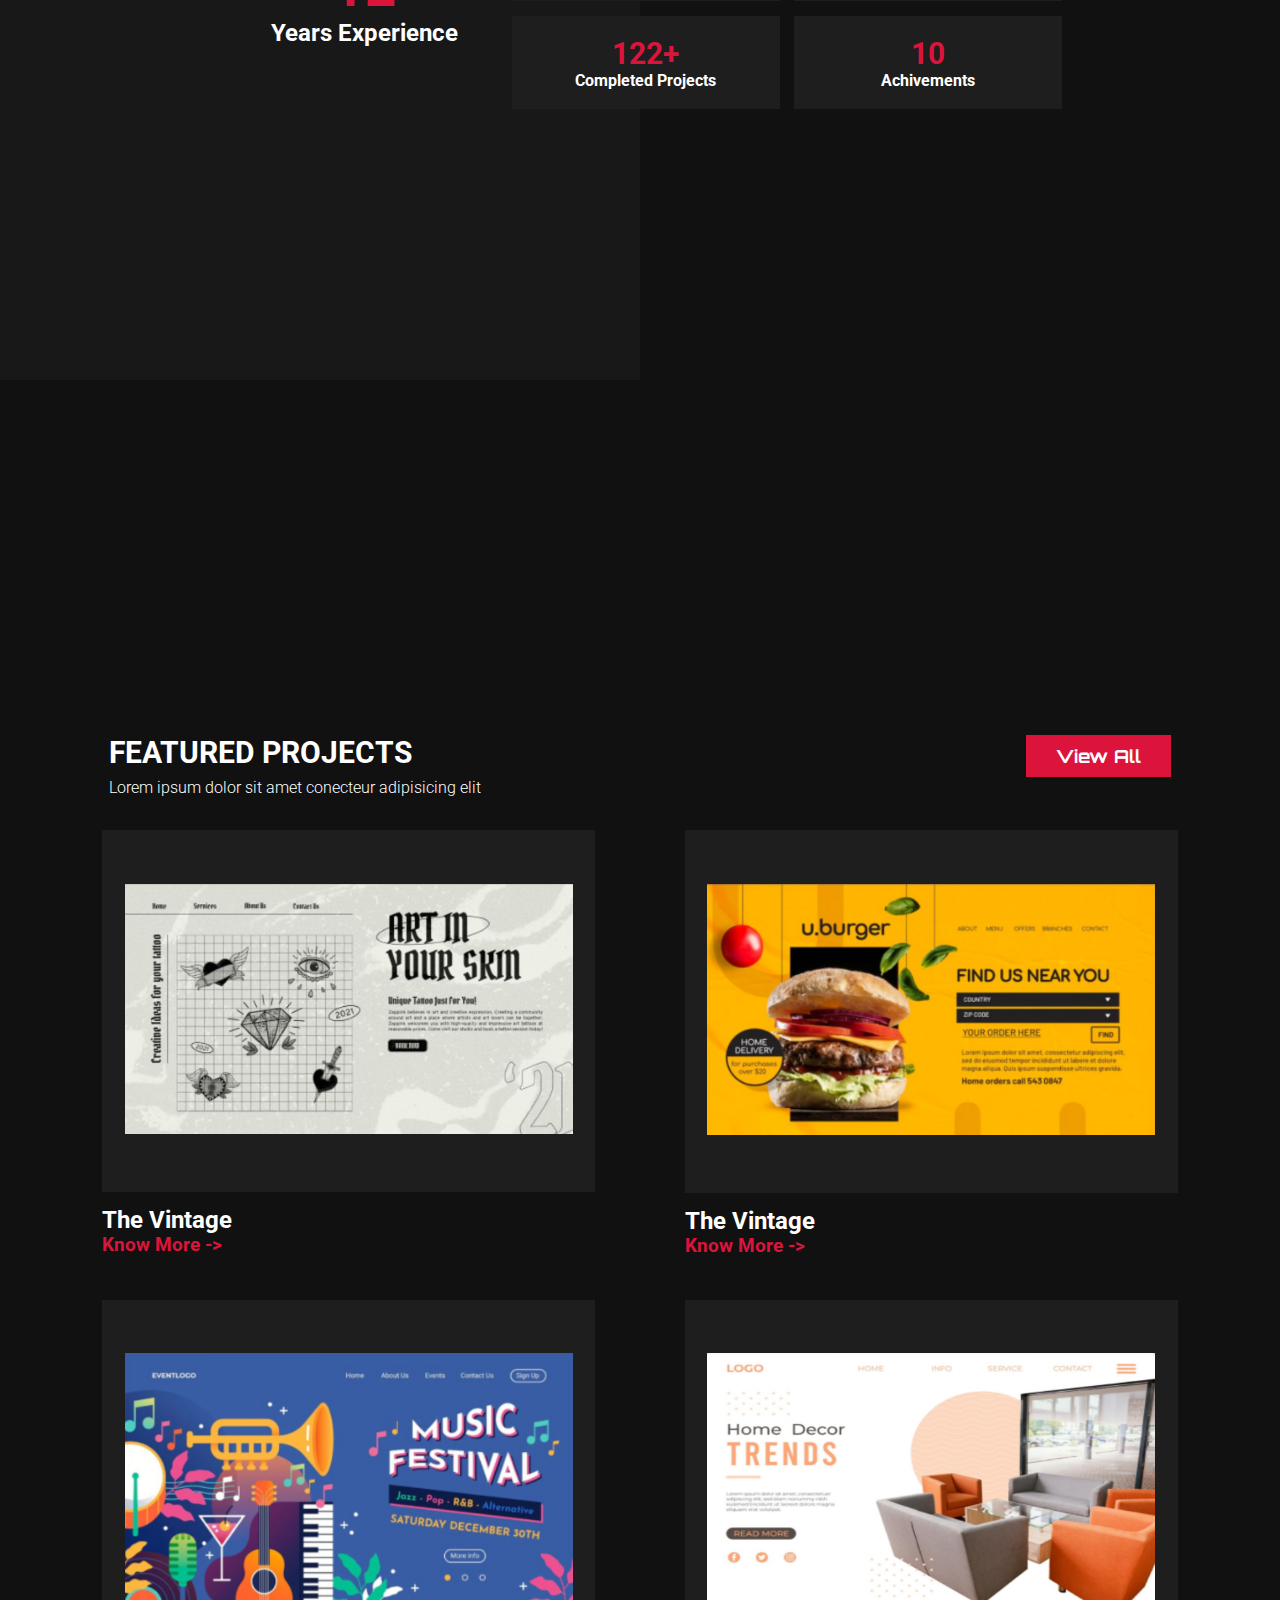
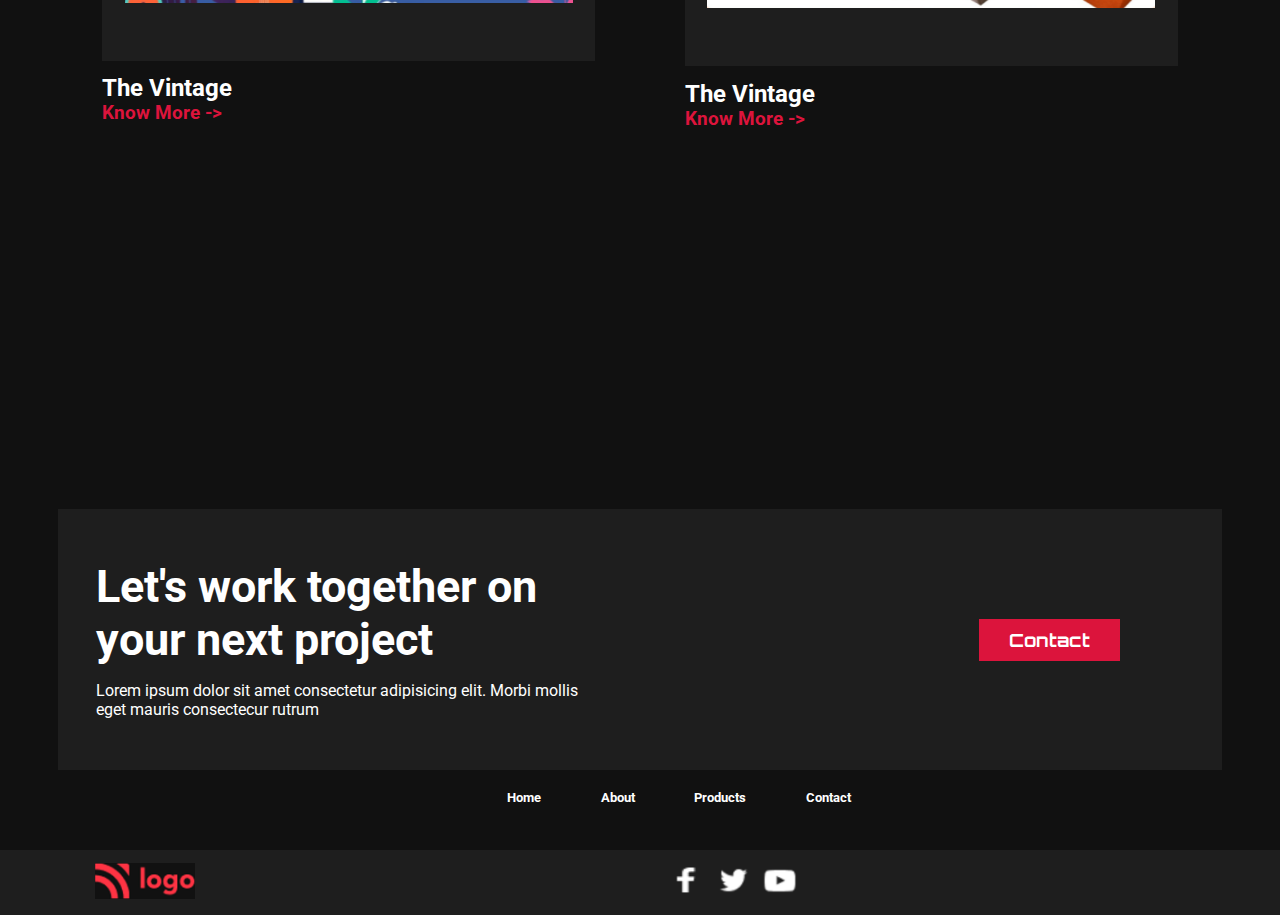
<file: Visual-Designer-Portfolio-15/index.html>
<!DOCTYPE html>
<html lang="en">
<head>
    <meta charset="UTF-8">
    <meta http-equiv="X-UA-Compatible" content="IE=edge">
    <meta name="viewport" content="width=device-width, initial-scale=1.0">
    <link rel="stylesheet" href="style.css">
    <title>Visual Desinger</title>
</head>
<body>
    <header>
        <nav>
            <div>
                <img src="images/29.07.2022_16.51.16_REC.png" alt="">
            </div>
            <ul>
                <li>Home <span>&#x25BC;</span> </li>
                <li>Project</li>
                <li>About</li>
                <li>Contact</li>
                <li>Other Page <span>&#x25BC;</span> </li>
            </ul>
        </nav>

        <main>
            <div>
                <img src="images/Untitled design (35).png" alt="">
            </div>

            <div>
                <h2>Hello I am Arthur</h2>
                <h1>Visual Designer</h1>
                <article>
                    Lorem, ipsum dolor sit amet consectetur adipisicing elit.
                    Morbi mollis augue eget mauris consectecur rutrum. Aliquam
                    maximus lorem in libero sagittis pulvinar.
                </article>
                <button>About me</button>
            </div>
        </main>
    </header>

    
    <section class="skills">
        <aside></aside>
        <div class="divs">
            <div class="div">
                <div>
                    <img src="images/img1.png" width="60x" alt="">
                </div>

                <div>
                    <h2>UI Design</h2>
                    <article>
                        Lorem ipsum dolor sit amet consectetur adipisicing elit.
                    </article>
                    <h3>Know More <span>&#8594;</span></h3>
                </div>
            </div>

            <div class="div">
                <div>
                    <img src="images/img2.png" width="60x" alt="">
                </div>

                <div>
                    <h2>Product Design</h2>
                    <article>     
                       Lorem ipsum dolor sit amet consectetur adipisicing elit.
                    </article>      
                    <h3>Know More <span>&#8594;</span></h3>
                </div>
            </div>

            <div class="div">
                <div>
                    <img src="images/img3.png" width="60x" alt="">
                </div>

                <div>
                    <h2>Branding</h2>
                    <article>     
                       Lorem ipsum dolor sit amet consectetur adipisicing elit.
                    </article>
                    <h3>Know More <span>&#8594;</span></h3>
                </div>
            </div>

            
            </div>
        </div>

        <div class="achivements">
            <div id="xp">
                <h1>12</h1>
                <h2>Years Experience</h2>
            </div>

            <div class="card-group">
                <div>
                    <h2 class="num">60+</h2>
                    <h4>Clients</h4>
                </div>

                <div>
                    <h2 class="num">08</h2>
                    <h4>Years Experience</h4>
                </div>

                <div>
                    <h2 class="num">122+</h2>
                    <h4>Completed Projects</h4>
                </div>

                <div>
                    <h2 class="num">10</h2>
                    <h4>Achivements</h4>
                </div>
            </div>
    </section>

    <section class="projects">
        <section class="cards">
            <div class="card">
                <div class="image">
                    <img src="images/gallery1.png" alt="">
                </div>
                <div>
                    <h2>The Vintage</h2>
                    <h3>Know More -></h3>
                </div>
            </div>

            <div class="card">
                <div class="image">
                    <img src="images/gallery2.png" alt="">
                </div>
                <div>
                    <h2>The Vintage</h2>
                    <h3>Know More -></h3>
                </div>
            </div>

            <div class="card">
                <div class="image">
                    <img src="images/24.07.2022_20.42.41_REC.png" alt="">
                </div>
                <div>
                    <h2>The Vintage</h2>
                    <h3>Know More -></h3>
                </div>
            </div>

            <div class="card">
                <div class="image">
                    <img src="images/24.07.2022_20.41.54_REC.png" height="255vh" alt="">
                </div>
                <div>
                    <h2>The Vintage</h2>
                    <h3>Know More -></h3>
                </div>
            </div>
        </section>
    
        <section class="heading">
            <div>
                <h1>FEATURED PROJECTS</h1>
                <p>Lorem ipsum dolor sit amet conecteur adipisicing elit</p>
            </div>

            <div>
                    <button>View All</button>
            </div>
        </section>

    </section>    

    <section class="container">
        <section class="box">
            <aside>
                <h1>Let's work together on your next project</h1>
                <article>Lorem ipsum dolor sit amet consectetur adipisicing elit. Morbi mollis eget mauris consectecur rutrum</article>   
            </aside>
            <aside>
                <button>Contact</button>
            </aside>
        </section>

        <section class="quick-links">
            <h5>Home</h5>
            <h5>About</h5>
            <h5>Products</h5>
            <h5>Contact</h5>
        </section>
    </section>

    <footer>
        <div class="logo">     
            <img src="images/29.07.2022_16.51.16_REC.png" alt="">
        </div>

        <div>
            <img src="images/Untitled2.png" height="30px" alt="">
            <img src="images/Untitled1.png" alt="">
            <img src="images/Untitled.png" alt="">
        </div>
    </footer>
</body>
</html>
</file>
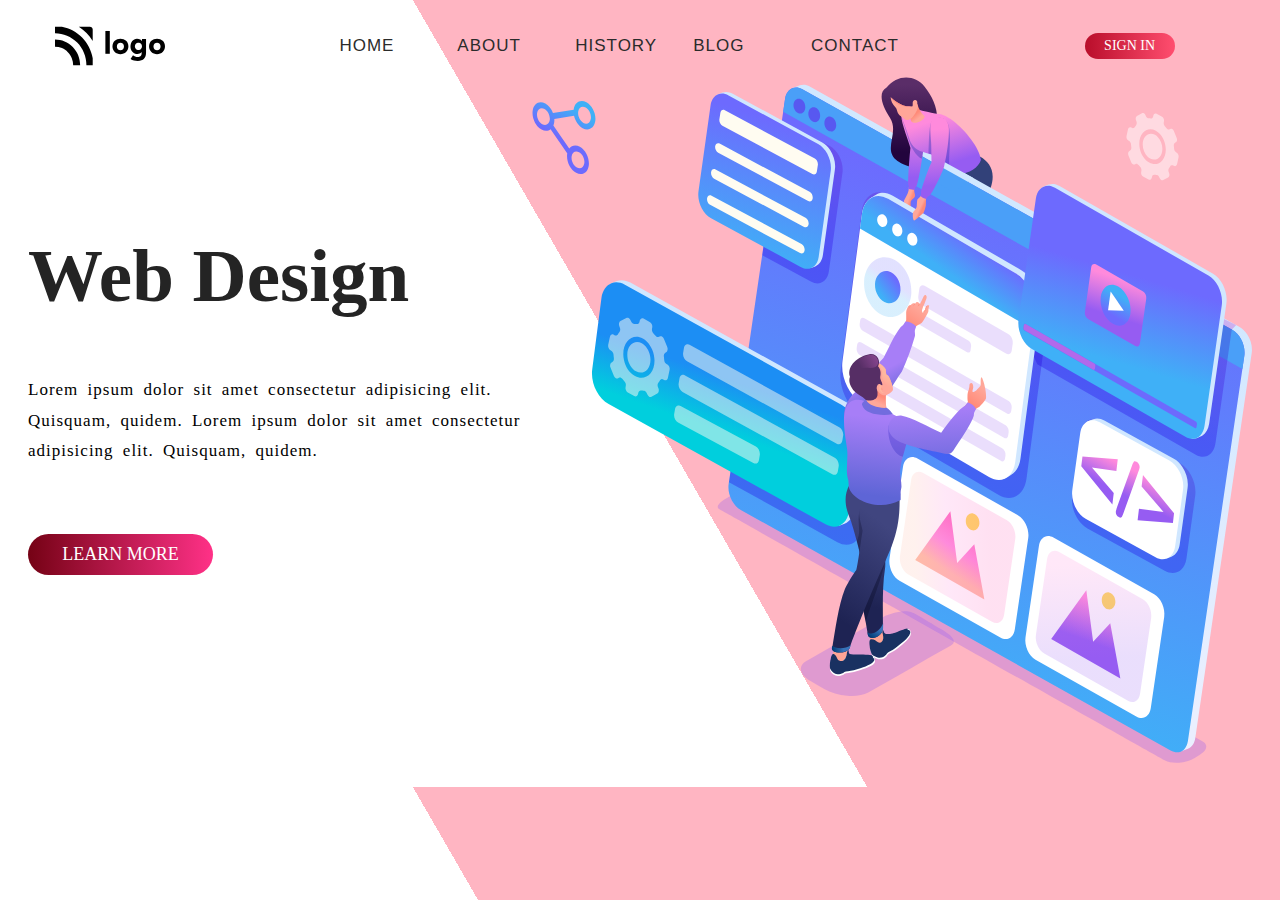
<file: Web-Desinger_project-8/index.html>
<!DOCTYPE html>
<html lang="en">
  <head>
    <meta charset="UTF-8" />
    <meta http-equiv="X-UA-Compatible" content="IE=edge" />
    <meta name="viewport" content="width=device-width, initial-scale=1.0" />
    <!-- stylesheet -->
    <link rel="stylesheet" href="style.css" />
    <!-- Font -->
    <link rel="preconnect" href="https://fonts.googleapis.com" />
    <link rel="preconnect" href="https://fonts.gstatic.com" crossorigin />
    <link
      href="https://fonts.googleapis.com/css2?family=Poppins:wght@200;300;400;500;600;700;800&display=swap"
      rel="stylesheet"
    />
    <title>Design Landing Page</title>
  </head>
  <body>
     
    <div class="container">

      <section aria-label="navbar">

        <nav class="navbar-container">

          <div >
            <img class="logo" src="./images/logo.svg" alt="brand-logo" />
          </div>

          <div class="grow-list">
            <ul class="list">
              <li class="list-item">HOME</li>
              <li class="list-item">ABOUT</li>
              <li class="list-item">HISTORY</li>
              <li class="list-item">BLOG</li>
              <li class="list-item">CONTACT</li>
            </ul>
          </div>

          <div class="button-group">
            <button class="nav-button">SIGN IN</button>
          </div>

        </nav>

      </section>

      <!-- Banner -->
      <section aria-label="banner">

        <div class="banner-container">
          <!-- Left text -->

          <div class="text">
            <h1 class="heading-text">
              Web Design
            </h1>
            <p class="description">
              Lorem ipsum dolor sit amet consectetur adipisicing elit. Quisquam,
              quidem. Lorem ipsum dolor sit amet consectetur adipisicing elit.
              Quisquam, quidem.
            </p>
            <button class="nav-button btn">LEARN MORE</button>
          </div>

          <!-- Right Text -->
          <div  >
             <img  class="right-image" src="./images/intro-img.svg" alt="intro-img" />

          </div>

        </div>
      </section>
    </div>
  </body>
</html>
</file>
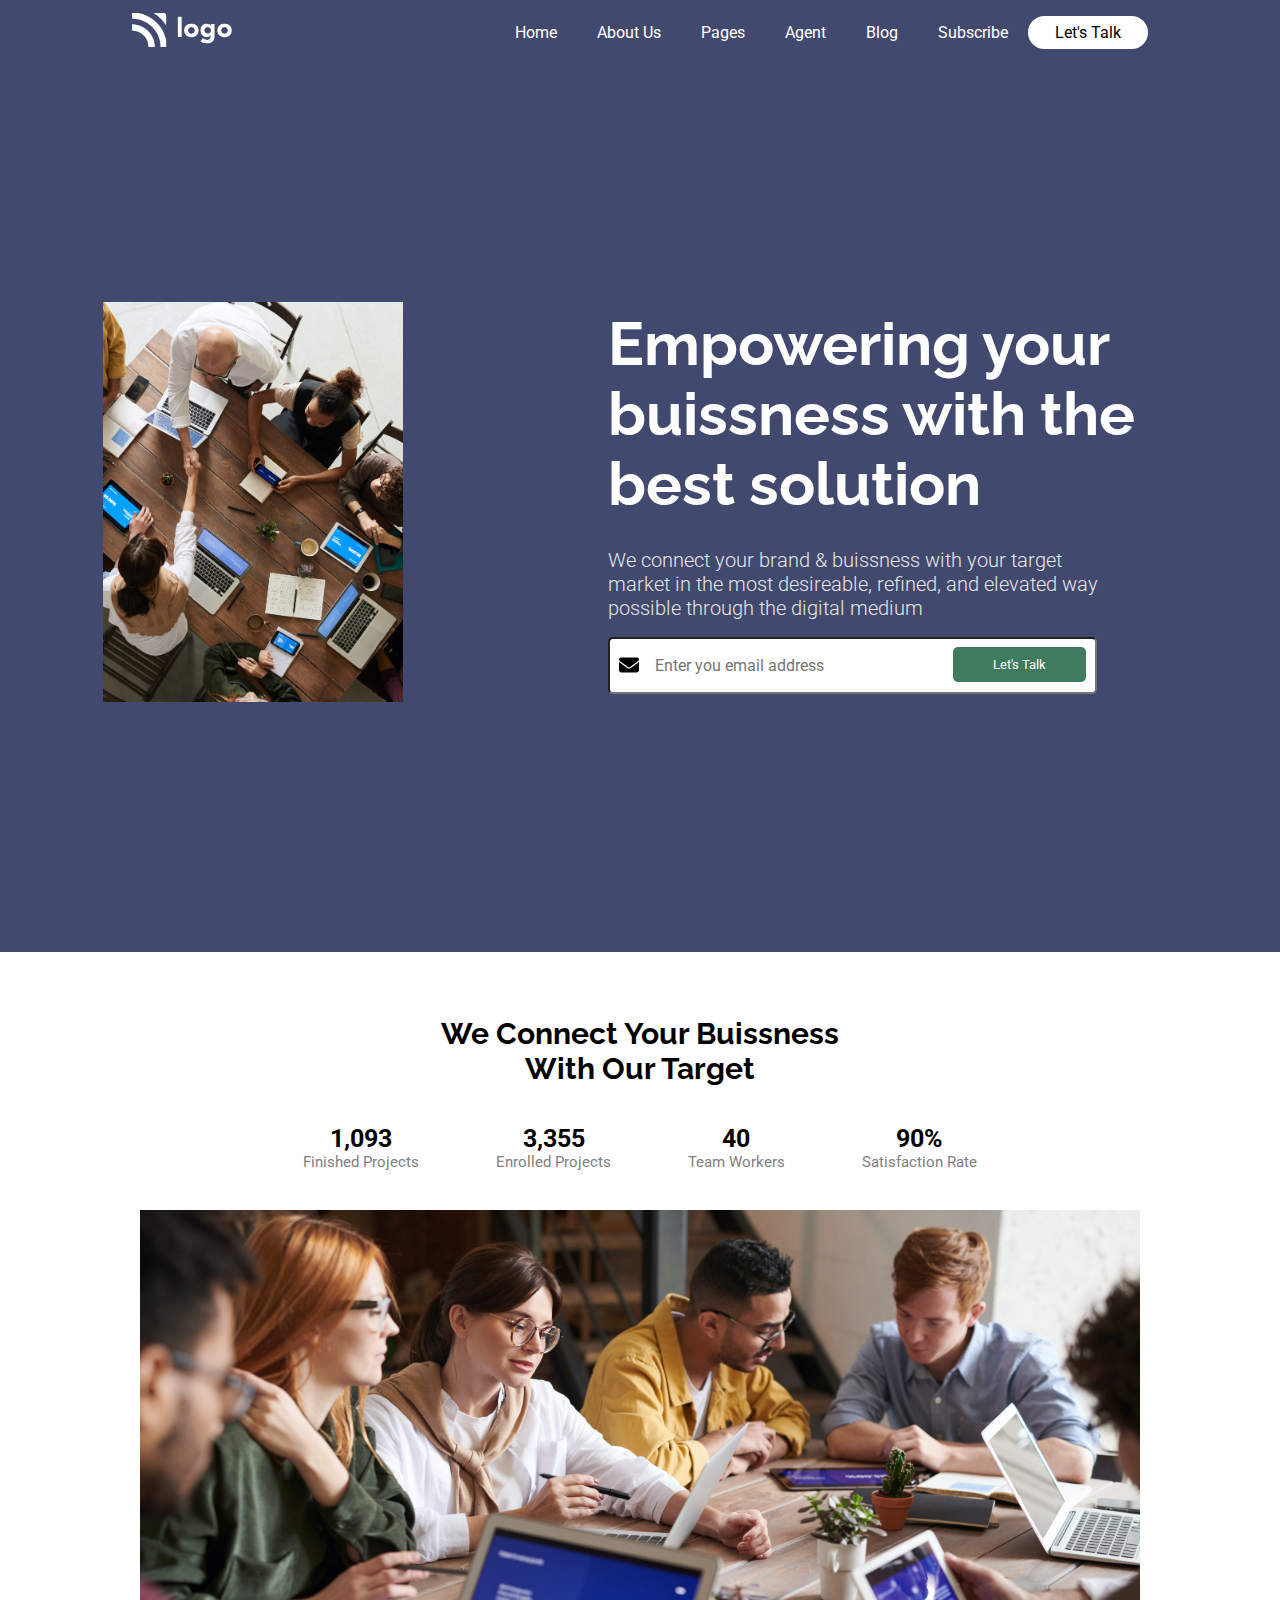
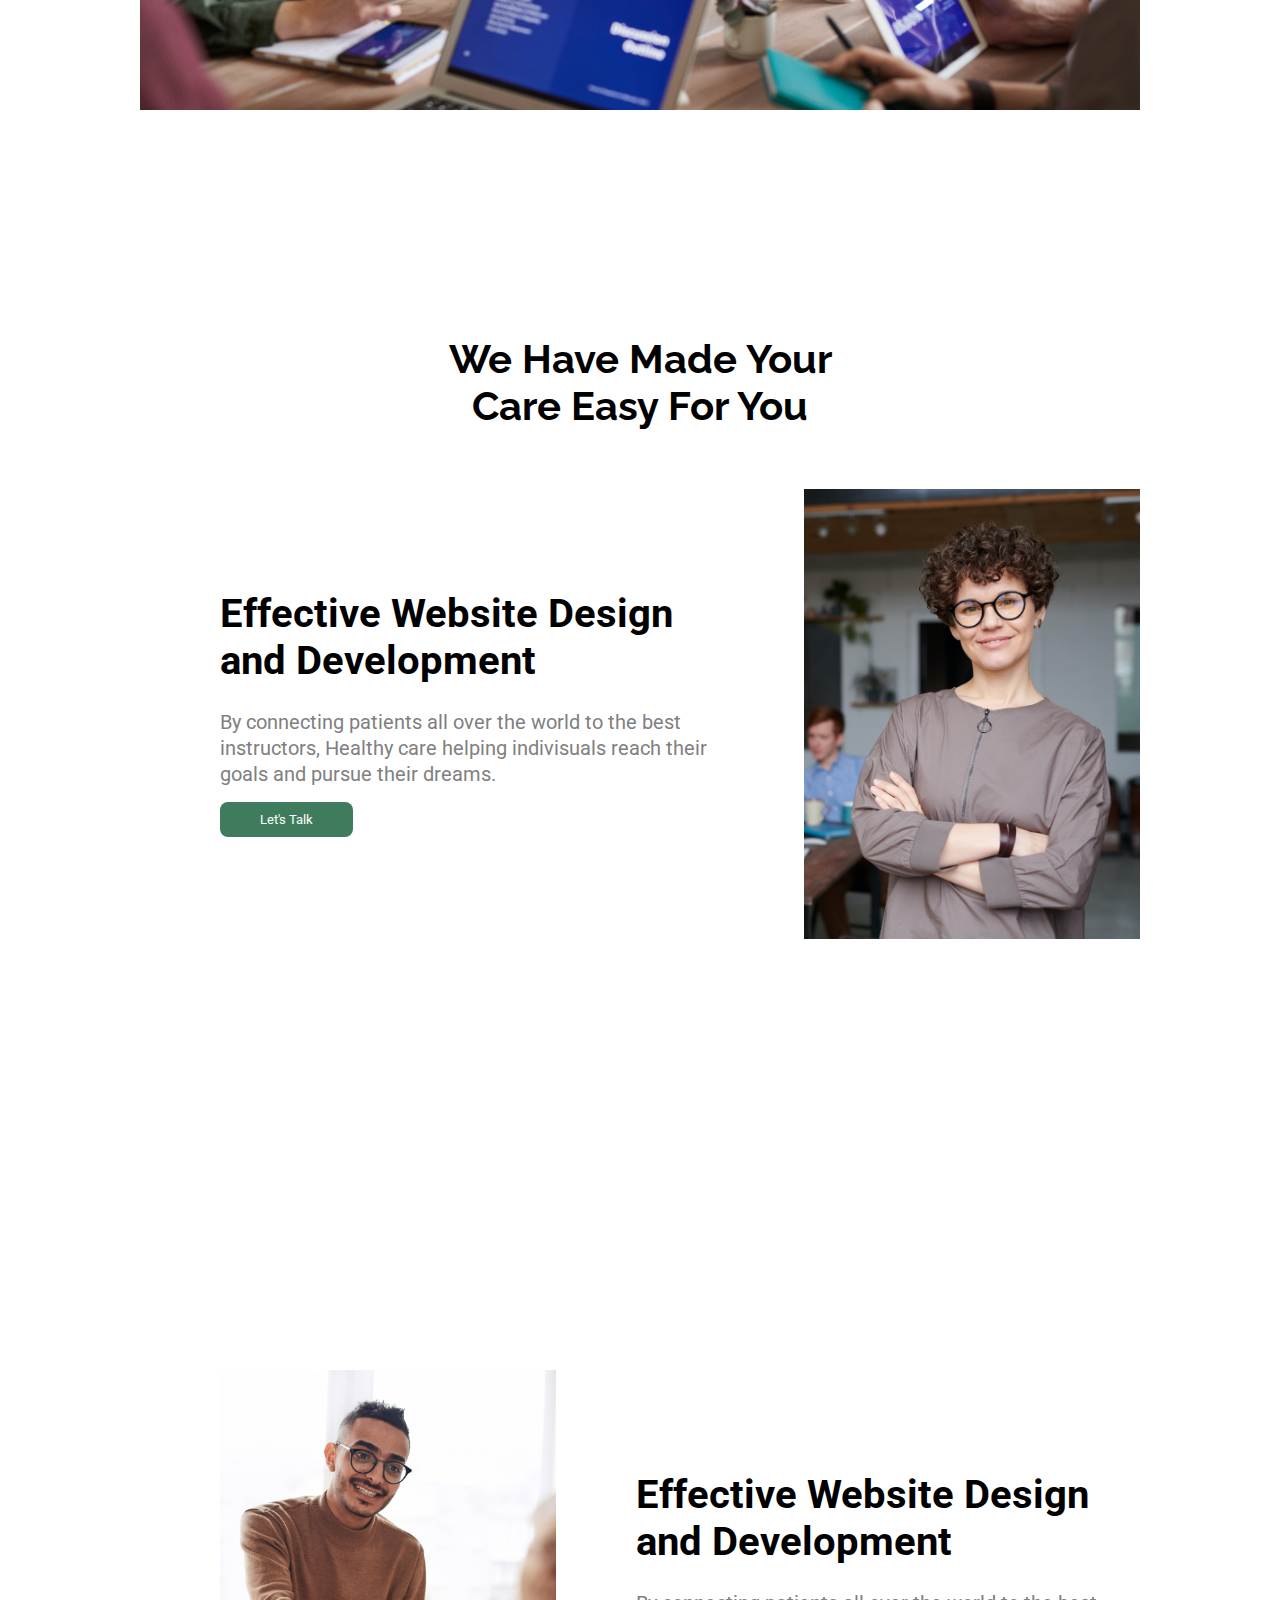
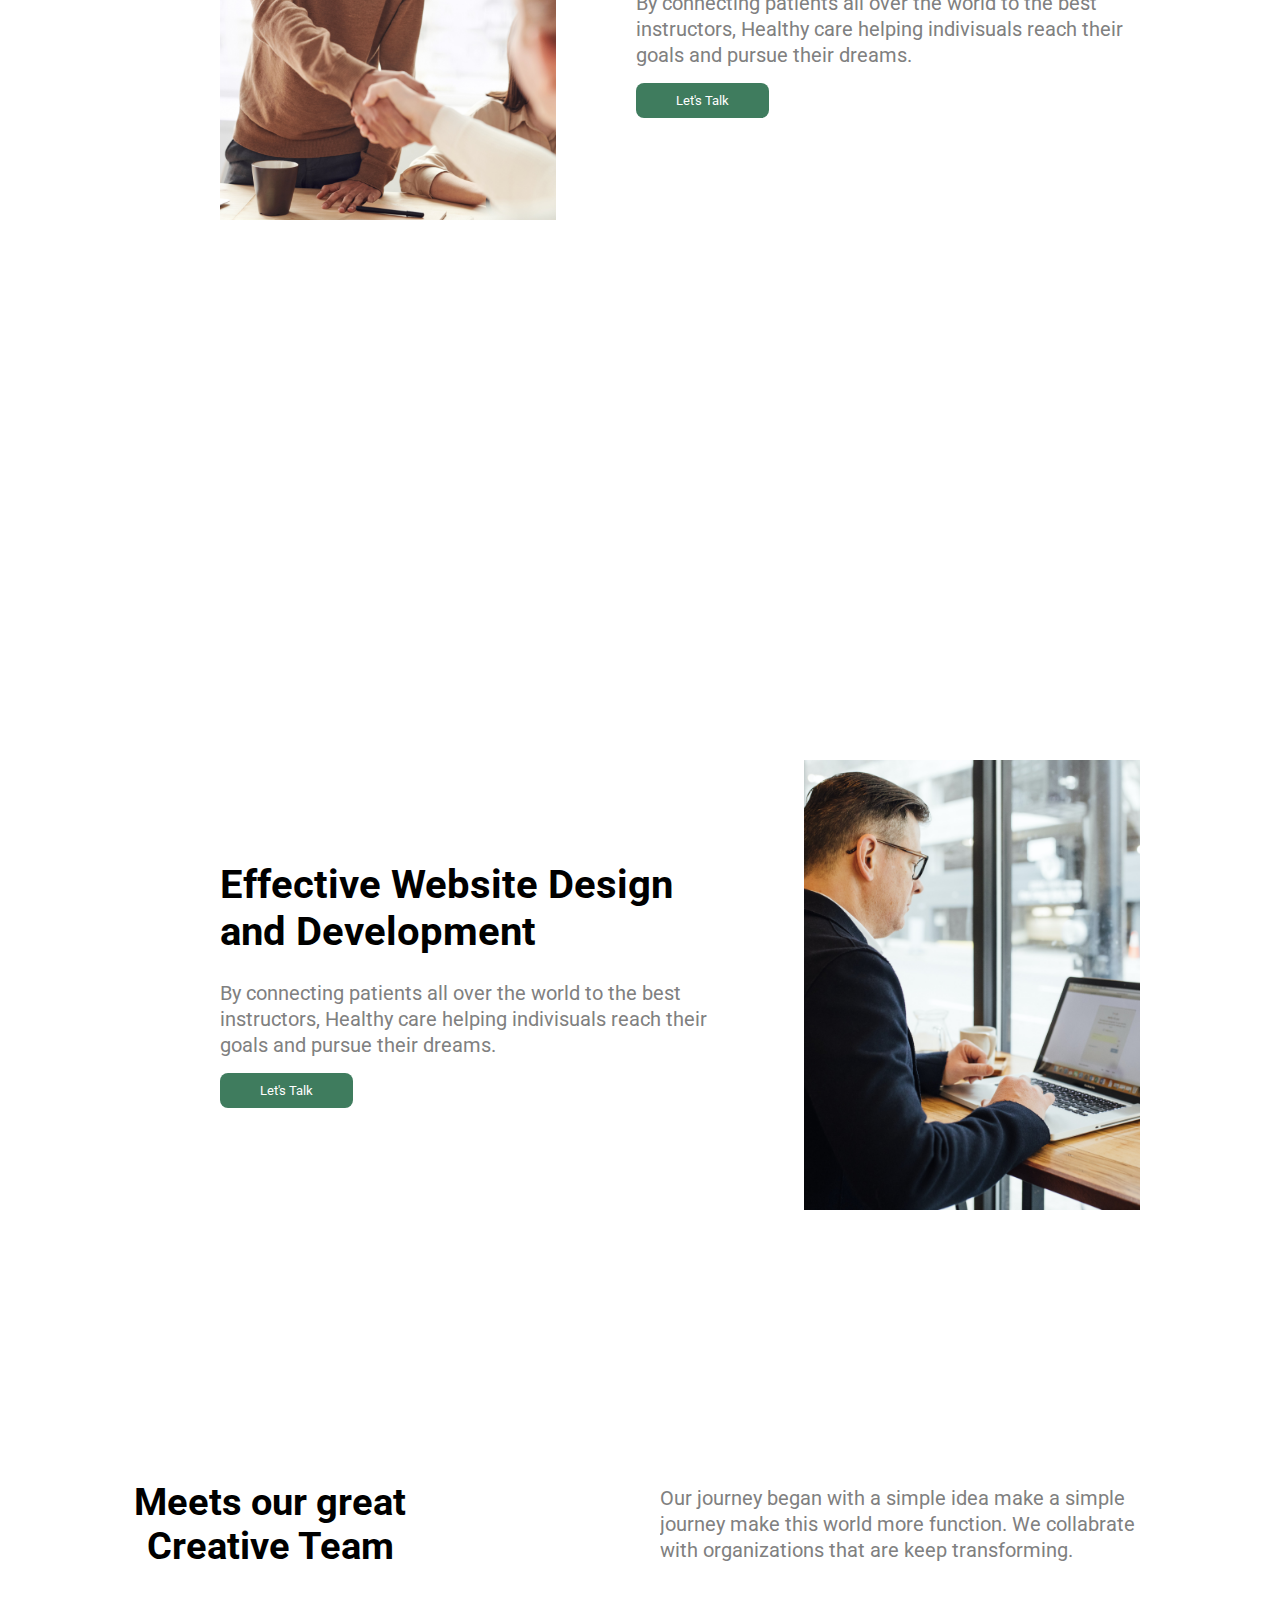
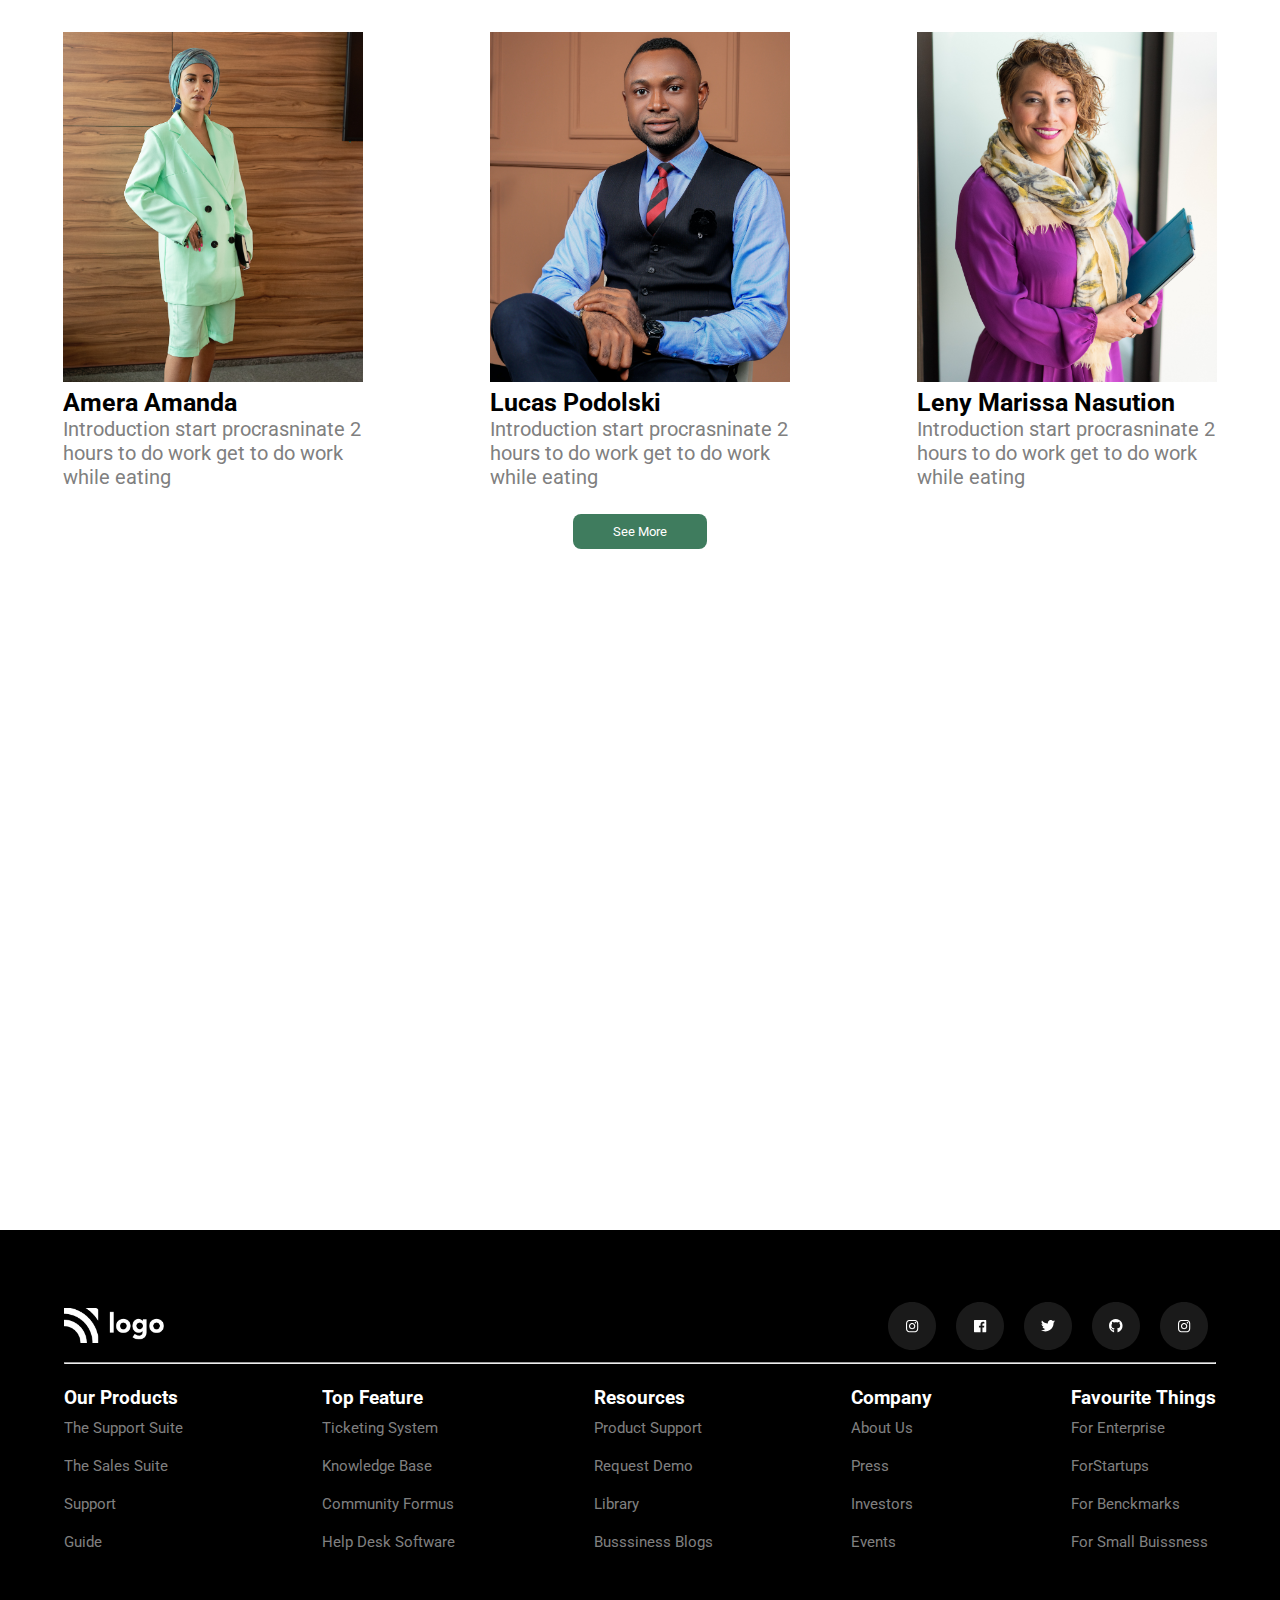
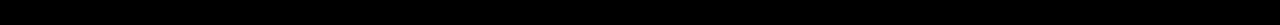
<file: Website-Developeing-Company-12/index.html>
<!DOCTYPE html>
<html lang="en">
<head>
    <meta charset="UTF-16">
    <meta http-equiv="X-UA-Compatible" content="IE=edge">
    <meta name="viewport" content="width=device-width, initial-scale=1.0">
    <link rel="stylesheet" href="style.css">
    <title>Busssiness Landing Page</title>
    <link rel="stylesheet" href="https://cdnjs.cloudflare.com/ajax/libs/font-awesome/4.7.0/css/font-awesome.min.css">
</head>
<body>
    <!--Nav Bar-->
    <nav>
        <div>
            <img src="images/Logo.png" alt="">
        </div>

        <ul class="list">
            <li>Home</li>
            <li>About Us</li>
            <li>Pages</li>
            <li>Agent</li>
            <li>Blog</li>
            <li>Subscribe</li>
            <div>
                <button>Let's Talk</button>
            </div>
        </ul>
    </nav>

    <!-- Hero Section -->
    <main>
        <div class="left">
            
        </div>

        <div class="right">
            <h1>Empowering your buissness with the best solution</h1>
            <article>
                We connect your brand & buissness with your target market in the most desireable, refined, and elevated way possible through the digital medium
            </article>
            <div class="input">
                <svg xmlns="http://www.w3.org/2000/svg" width="20px" viewBox="0 0 512 512"><!--! Font Awesome Pro 6.1.1 by @fontawesome - https://fontawesome.com License - https://fontawesome.com/license (Commercial License) Copyright 2022 Fonticons, Inc. --><path d="M464 64C490.5 64 512 85.49 512 112C512 127.1 504.9 141.3 492.8 150.4L275.2 313.6C263.8 322.1 248.2 322.1 236.8 313.6L19.2 150.4C7.113 141.3 0 127.1 0 112C0 85.49 21.49 64 48 64H464zM217.6 339.2C240.4 356.3 271.6 356.3 294.4 339.2L512 176V384C512 419.3 483.3 448 448 448H64C28.65 448 0 419.3 0 384V176L217.6 339.2z"/></svg>
                <input class="lock" type="text" placeholder="Enter you email address">
                <button class="green-btn">Let's Talk</button>
            </div>
        </div>
    </main>

    <!-- We Connect Section -->
    <section class="connect">
        <div class="content">
            <div class="headline">
                <h2>We Connect Your Buissness With Our Target</h2>
            </div>

            <div class="Achivements">
                <div class="Achivement">
                    <h3>1,093</h3>
                    <p>Finished Projects</p>
                </div>
                
                <div class="Achivement">
                    <h3>3,355</h3>
                    <p>Enrolled Projects</p>
                </div>

                <div class="Achivement">
                    <h3>40</h3>
                    <p>Team Workers</p>
                </div>

                <div class="Achivement">
                    <h3>90%</h3>
                    <p>Satisfaction Rate</p>
                </div>
            </div>
        </div>
        
        <div>
        </div>
    </section>

    <!-- Features -->

    <section class="features">   
        <div class="headline">
            <h2>We Have Made Your Care Easy For You</h2>
        </div>
        
        <div class="content">
            <div class="left">
                <h2>Effective Website Design and Development</h2>
                <p>By connecting patients all over the world to the best instructors, Healthy care helping indivisuals reach their goals and pursue their dreams.</p>
                <button class="green-btn">Let's Talk</button>
            </div>

            <div class="right">
            </div>
        </div>
    </section>

    <section class="features">   
        <div>

        </div>
        <div class="content">

            <div class="right1">
            </div>

            <div class="left unique">
                <h2>Effective Website Design and Development</h2>
                <p>By connecting patients all over the world to the best instructors, Healthy care helping indivisuals reach their goals and pursue their dreams.</p>
                <button class="green-btn">Let's Talk</button>
            </div>
        </div>
    </section>

    <section class="features">   
        <div>

        </div>
        <div class="content">
            <div class="left">
                <h2>Effective Website Design and Development</h2>
                <p>By connecting patients all over the world to the best instructors, Healthy care helping indivisuals reach their goals and pursue their dreams.</p>
                <button class="green-btn">Let's Talk</button>
            </div>

            <div class="right2">
            </div>
        </div>
    </section>


    <section class="teams">
        <aside>
            <div class="heading">
                <h2>Meets our great Creative Team</h2>
            </div>
    
            <div class="description">
                <p>
                    Our journey began with a simple idea make a simple journey make this world more function. We collabrate with organizations that are keep transforming.
                </p>
            </div>
        </aside>

        <section class="cards">
            <div class="card">
                <div class="bg">

                </div>
                <div>
                    <h3>Amera Amanda</h3>
                    <p>
                        Introduction start procrasninate 2 hours to do work get to do work while eating
                    </p>
                </div>
            </div>

            <div class="card">
                <div class="bg1">
                </div>
                <div>
                    <h3>Lucas Podolski</h3>
                    <p>
                        Introduction start procrasninate 2 hours to do work get to do work while eating
                    </p>
                </div>
            </div>

            <div class="card">
                <div class="bg2">
                </div>
                <div>
                    <h3>Leny Marissa Nasution</h3>
                    <p>
                        Introduction start procrasninate 2 hours to do work get to do work while eating
                    </p>
                </div>
            </div>
        </section>
        <div>
            <button class="green-btn">See More</button>
        </div>
    </section>


    <footer>
        <div id="top">
            <aside class="logo">
                <img src="images/Logo.png" alt="">
            </aside>
            <aside class="social">
                <img src="images/MediaIcons/Group 1.svg" alt="">    
                <img src="images/MediaIcons/Group 2.svg" alt="">    
                <img src="images/MediaIcons/Group 3.svg" alt="">    
                <img src="images/MediaIcons/Group 4.svg" alt="">    
                <img src="images/MediaIcons/Group 5.svg" alt="">    
            </aside>
        </div>
        <hr>
        <section id="bottom">
            <div class="Product">
                <h3>Our Products</h3>
                <ul>
                    <li>The Support Suite</li>
                    <li>The Sales Suite</li>
                    <li>Support</li>
                    <li>Guide</li>
                </ul>
            </div>

            <div class="Top-Features">
                <h3>Top Feature</h3>
                <ul>
                    <li>Ticketing System</li>
                    <li>Knowledge Base</li>
                    <li>Community Formus</li>
                    <li>Help Desk Software</li>
                </ul>
            </div>

            <div class="Resouces">
                <h3>Resources</h3>
                <ul>
                    <li>Product Support</li>
                    <li>Request Demo</li>
                    <li>Library</li>
                    <li>Busssiness Blogs</li>
                </ul>
            </div>            
            
            <div class="Company">
                <h3>Company</h3>
                <ul>
                    <li>About Us</li>
                    <li>Press</li>
                    <li>Investors</li>
                    <li>Events</li>
                </ul>
            </div>

            <div class="Fav-Things">
                <h3>Favourite Things</h3>
                <ul>
                    <li>For Enterprise</li>
                    <li>ForStartups</li>
                    <li>For Benckmarks</li>
                    <li>For Small Buissness</li>
                </ul>
            </div>
        </section>
    </footer>
</body>
</html>
</file>
<file: Developer_landing_page_project-04/style.css>
* {
    box-sizing: border-box;
    font-family:'Times New Roman', Times, serif;
    overflow: hidden; 
  }
  
  
 .container{
    margin: 20px;
  }
   
 .navbar-container{
   display:grid;
   grid-template-columns: .1fr 1fr .1fr ;
   justify-content: center;
   justify-items: center;
   align-items: center;
  }
  
  div img{
    width: 110px;
    display: flex;
    align-self: flex-start;
  }
  
  .list{
    display:grid;
    grid-template-columns: 1fr 1fr 1fr 1fr 1fr;
    justify-content: center;
    list-style: none;
  }
  
  .list-item{
    margin: 0 15px;
    padding: 0 10px;
    cursor: pointer;
    color: rgb(79, 78, 78);
    font-size: 19px;
  }

  .list-item:first-child:active{
    color: black;
  }

  .list-item:hover{
    color: black;
  }

  .nav-button{
    display: inline-block;
    width: 100px;
    cursor: pointer;
     padding: 10px 0;
    font-size: 15px;
    color: white;
    border: none;
    border-radius: 5px;
    background: rgba(15, 0, 155, 0.8);
  }
  
  /* <!-- Banner --> */

  .banner-container{
    display:grid;
    margin-top: 50px;
    grid-template-columns: .7fr 1fr; 
  }
  
  .heading-text{
    font-size: 50PX;
    line-height: 2; 
    width: 80%;
    line-height: 1.3;
  }

 
  .description{
   word-spacing: 4px;
   width: 80%;
   line-height: 1.8;
   letter-spacing: 1px;
   font-size:17px ;
   line-break: auto;
  }
  
  .btn{
    margin-top: 50px;
    display: inline-block;
    width: 185px;
    cursor: pointer;
    padding: 13px 0;
    font-size: 18px;
    border-radius: 5px;
    background: rgba(15, 0, 155, 0.8);
  }

  .right-image{
    width: 80%;
    float: right;
  }
</file>
<file: Developer_landing_page_project-9/style.css>
/* POPPINS FONT FAMILY */
@import url("https://fonts.googleapis.com/css2?family=Poppins&display=swap");
@import url("https://fonts.googleapis.com/css2?family=Righteous&display=swap");


:root {
  --bg-color: blue;
}

* {
  font-family: "Poppins", sans-serif;

  margin: 0;
  padding: 0;
  box-sizing: border-box;
  text-decoration: none;
  list-style: none;
  overflow-x: hidden;
}

html {
  font-size: 62.5%;
  /* 62.5%= 10px */

}

body{
   font-size: 1.7rem;
   background: rgb(249, 249, 249);
  }
  /* Navbar */
  
  header{
    background: rgb(15, 15, 189);
    padding: 1rem 2rem;
    color: white;
  
}
.navbar {
  display: grid;
  grid-template-columns: 1fr 1fr;
  font-size: 1.6rem;
}

.logo {
  width: 9rem;
  margin-top: .7rem;
}

.nav-link {
  display: flex;
  justify-content: space-evenly;
  align-items: center;
}

.nav-item {
  cursor: pointer;
}

.nav-link .nav-item-active {
  font-size: 1.4rem;
  background: white;
  color: blue;
  padding: .3rem .8rem;
  border-radius: .5rem;
  cursor: pointer;
}

.nav-link .search {
  width: 5rem;
  height: 2.3rem;
}

/* Navbar Ends */
.header-text{
  display: grid;
  
  grid-template-columns: repeat(auto-fit,minmax(35rem,1fr)) ;

}

.header-text .text{
 margin: 8rem;
   
}

.text *{
   margin: 1rem 0;
}
.header-image{
  float: right;
  margin-top: 3rem;
  border-radius: 3rem;
  width: 40rem;
   position: absolute;
   right: 1rem;
   
}

.companies{
  margin-top: 1.6rem;
  margin-left: 6rem;
 
}

.companies a{
  padding: .2rem 1rem;
  margin: 0 2rem;
  font-family: "Righteous", sans-serif;
  letter-spacing: 1px;
  color: black;
} 

/* 
<!-- API Section --> */

.api{
  padding: 1rem 2rem;
}
 .cards{
  display: grid;
  grid-template-columns: repeat(auto-fit,minmax(25rem,1fr)) ;
  grid-gap: 1rem;
   padding: .6rem;
 }

 .card:hover{

   background: rgb(255, 255, 255);
   padding: 2rem 0 2rem 2rem;
   border-radius: 1rem;
   box-shadow: 2px 2px 12px rgb(99, 99, 99);
   cursor: pointer;
   transition:  all 4s linear ease-in-out;
  }

  .card-active{
    background: rgb(255, 255, 255);
    padding: 2rem 0 2rem 2rem;
    border-radius: 1rem;
    box-shadow: 2px 2px 12px rgb(99, 99, 99);
    cursor: pointer;
 }


 .arrow{
  text-align: center;
  width: fit-content;
  font-size: 3rem;
   
  font-weight: 500;
  color: white;
  background: rgb(36, 70, 219);
  border-radius: 10%;
  position: absolute;
  margin-top: 6.5rem;
  right: 3rem;
  cursor: pointer;
 }
 .card-head-active{
  color: rgb(112, 17, 255);
 }

 /* Blog section */
 .blog-heading{
  padding: 1rem 2rem;
}

.blog-content h6{
  color: rgb(112, 17, 255);

  
}

.blog-content h3{
  font-size: 2.2rem;
 font-family: Impact, Haettenschweiler, 'Arial Narrow Bold', sans-serif;
 font-weight: 100;
}

.blog-content small{
  font-weight: 600;
}
.blog-cards{
   padding: 1rem 2rem;
   display: grid;
   grid-template-columns: repeat(auto-fit,minmax(25rem,1fr)) ;
   grid-gap: 3rem;
  }
  
  .blog-card{
   display: grid;
   grid-template-columns: repeat(auto-fit,minmax(15rem,1fr)) ;
   background:  linear-gradient( to right, rgb(224, 224, 224) 20%,rgb(255, 255, 255) 80%);
   border-radius:3rem 1rem 1rem 1.5rem;
}

.image-text{
  
  border-radius: 0 1.5rem 1.5rem 0;
  padding-top: 2rem;
  justify-content: space-evenly;
 
  
 }

 .blog-content *{
   margin: 1rem 0;
 }

 .blog-bottom{
 
   margin-top: 84px;
}


.blog-card-bottom-image{
  box-shadow: 1px 1px 12px rgb(156, 156, 156),
              -1px -1px 12px rgb(255, 255, 255);
  border-radius: 50%;
 }

 
 .blog-author{
  float: right;
  margin: 0 1rem 0 0;

 }
  
 .blog-image img{
  width:90%;
  }

  /*     <!-- FAQ SECTION --> */

  .faq-section{
    display: grid;
    grid-template-columns: repeat(auto-fit,minmax(40rem,1fr));
    padding: 0 2rem;
   background: azure;
   margin: 3rem 0;
  }

  .faq-content{
   display: flex;
   flex-direction: column;
   justify-content: space-between;
   padding: 2rem;
  }

  .faq-content h2{
    font-weight: 1700;
  }
  
  .faq-content button{
     width: 20%;
     padding: .8rem .5rem;
     cursor: pointer;
     border-radius: .4rem;
     background: rgb(112, 17, 255);
     color: white;
     border: none;
  }

  .faq-image img{
    width: 70%;
    height: 100%;
     float: right;
  }

  /*  <!-- Download --> */

  .download-section{
    display: flex;
    justify-content: space-between;
    align-items: center;
    padding: 1rem 2rem;
    margin: 9rem 0;
  }

  .download-content {
    font-size: 1.1rem;
    padding-left: 1rem;
  }

  .download-content span{
    font-weight: 300;
  }

  .download-email form{
    width:50rem;
    background: #d3dada;
    border:2px;
    border-radius: 3rem;
  }
  
  form input{
    border-radius: 3rem;
    width: 80%;
    height: 100%;
    padding: .9rem;
    outline: none;
    border: none;
    background: #d3dada;
  }

  form:input{
    padding: 1rem;
  }
  
  form button{
    width: 19%;
    cursor: pointer;
    border-radius: 3rem;
    background: rgb(112, 17, 255);
    padding: 0.8rem 1.3rem;
    margin-right: 2px;
    cursor: pointer;
    border-radius: 3rem;
    background: rgb(112, 17, 255);
    color: white;
    border: none;
    border-radius: 3rem;
    margin: -.1px;
}
  
/* <!-- Footer --> */

.footer-section{
  display: flex;
  justify-content: space-between;
  padding:5rem 2.5rem;
  font-size: 1.5rem;
  color: white;
  
  background: rgb(15, 15, 189);

}

.footer-left{
  display: flex;
  width: 40%;
  flex-direction: column;
  justify-content: space-evenly;
}

.footer-logo{
  width: 10rem;
}

.list{
  display: flex;
  justify-content: space-between;
}

.list li{
  text-align: center;
  width: 100%;
  cursor: pointer;
}

.list-items{
  border: none;
  border-right: 1px solid rgb(255, 255, 255);
   
}

.footer-right{
  display: flex;
  flex-direction: column;
  justify-content: space-evenly;
  width: 25%;
}

.logos-list{
  display: flex;
  justify-content: space-evenly;  
  cursor: pointer;
}

.footer{
  display: flex;
  justify-content: space-evenly;
  margin-top: 2rem;
  cursor: pointer;
  
}

.footer li{
  text-align: center;
  width: 100%;
  height: fit-content;
  padding: 0 ;
}

.list-items{
  border-right: 1px solid white;

}
</file>
<file: Headphone_store_project-07/index.css>
* {
   overflow: hidden;
}

.navbar {
   display: grid;
   grid-template-columns: 0.4fr 1.8fr 0.2fr;
   justify-content: center;
   justify-items: center;
   align-items: center;
}

.navbar .logo {
   width: 100px;
   display: flex;
   cursor: pointer;
   align-self: flex-start;
   margin-top: 15px;
}

.right-img {
   width: 260px;
   cursor: pointer;
}

.nav-items {
   display: grid;
   text-align: center;
   grid-template-columns: repeat(5, 1fr);
   justify-content: center;
}

.nav-item {
   margin: 0 15px;
   padding: 0 10px;
   color: rgb(0, 0, 0);
   font-size: 19px;
   cursor: pointer;
}

.active-item {
   color: rgb(255, 62, 8);
}

/* BANNER */

.intro-section {
   display: grid;
   grid-template-columns: 1fr 0.6fr;
   padding: 0 39px;
}

.product {
   font-size: 30px;
   font-weight: 500;
   font-family: "Segoe UI", Tahoma, Geneva, Verdana, sans-serif;
}

.product img {
   width: 45px;
   margin: 7px 0 0 10px;
}

.heading {
   font-size: 52px;
   line-height: 1;
   margin: 0 0 50px;
   font-family: "Franklin Gothic Medium", "Arial Narrow", Arial, sans-serif;
}

.sub-headlines {
   margin-top: 40px;
   margin-left: 70px;
   font-size: 25px;
   font-weight: 300;
   font-family: "Courier New", Courier, monospace;
   margin-top: 1px;
   cursor: pointer;
}

.text {
   margin-top: 60px;
}

.sub-headlines * {
   margin: 3px;
}

.sub-headlines img {
   border-radius: 13px;
   padding: 1px;
   width: 17px;
   background: rgb(255, 55, 0);
}

.action-btn {
   margin: 68px 0 0 19px;
   padding: 10px 0;
   display: inline-block;
   width: 145px;
   border-radius: 25px;
   background: rgb(255, 62, 8);
   color: white;
   font-size: 15px;
   border: none;
   cursor: pointer;
}

.headphone {
   margin-top: 30px;
   width: 85%;
}

.star {
   position: absolute;
   width: 130px;
   bottom: 30%;
}

.h4 {
   position: absolute;
   bottom: 36%;
   margin: 44px;
   color: white;
}

.h1 {
   position: absolute;
   font-size: 45px;
   bottom: 30%;
   color: white;
   margin: 30px;
}

.offer-text {
   position: absolute;
   bottom: 30%;
   background: #000;
}

.dots {
   display: flex;
   justify-content: center;
}

.dot {
   width: 20px;
   background: rgb(255, 62, 8);
   border-radius: 10px;
   margin: 8px;
   height: 20px;
}

.last-btn {
   position: relative;
   top: -33px;
   right: -150px;
}
</file>
<file: Industrial_Design_project-10/style.css>
@import url('https://fonts.googleapis.com/css2?family=Playfair+Display&family=Poppins:ital,wght@0,500;0,600;1,400&family=Uchen&display=swap');


*{
    margin: 0;
    padding: 0;
    font-family: 'Playfair';
}

body, html {
    height: 100%;
}

body{

    background-image: url("images/Bg-image.webp");
    height: 100%;
    background-position: center;
    background-repeat: no-repeat;
    background-size: cover;
}


nav{
    display: flex;
    align-items: center;
    justify-content: space-around;
    color: #fff;
    font-weight: bolder;
}

nav .menu ul{
    display: flex;
    align-items: center;
    list-style-type: none;
}


nav .menu ul li{
    padding: 10px 20px;
    font-size: 1em;
    padding-top: 5%;
    cursor: pointer;
}

nav .logo img{
    width: 80px;
    margin-top: 14px;
    opacity: 0.5;
}

.logo img:hover{
    opacity: 1;
    cursor: pointer;
}

nav .menu{
    display: flex;
    justify-content: flex-end;
    padding-bottom: 2%;
    border-bottom: 2px solid #fff;
}


.menu .contact{
    display: flex;
    padding-top: 3%;
}

.contact div h2{
    font-size: 1em;
}

.contact div h3{
    font-size: .9em;
}

/*------- Main Section --------*/

.main .content{
    color: #fff;
    font-size: 45px;
    width: 700px;
    margin: 10% 0% 0 10%;

}

.main .content button:hover{
    cursor: pointer;
    color: rgb(199, 78, 78);
    background-color:rgb(30, 111, 138);
}

.main .content button{
    background-color: transparent;
    border-radius: 40px;
    padding: 10px 30px;
    color: rgb(255, 255, 255);
    border: 2px solid #fff;
    font-size: 25px;
    margin-top: 5%;
    font-weight: bolder;
}

/* Card */
.main .card1, .card2{
    position: absolute;
    top: 31.8%;
    right:9%;
    color: #fff;
    width: 200px;
    background: rgba(62, 129, 181, 0.3);
    border-radius: 5px;
    padding: 20px;
}

.card2{
    top: 70%;
    right: 28%;
}

.card1 .Image img{
    padding: 2px 10px;
}

.Image{
    background-color: #fff;
    width: 80px;
    display: flex;
    align-items: center;
    justify-content: center;
    border-radius: 30px;
    margin-bottom: 8%;
}

/* Pointers Design */

.line{
    width: 2px;
    height: 80px;
    background-color: #fff;
}

.circle{
    width:20px;
    height: 20px;
    background-color: #fff;
    border-radius: 30px;
    position: absolute;
}

.lines{
    position: absolute;
    top: 53%;
    right: 15%;
    z-index: -1;
    display: flex;
    justify-content: center;
    align-items: flex-end;
}

.line1{
    width: 100px;
    height: 2px;
    background-color: #fff;
}

.circle1{
    width:20px;
    height: 20px;
    background-color: #fff;
    border-radius: 30px;
    position: absolute;
}

.lines1{
    position: absolute;
    top: 80%;
    right: 21%;
    z-index: -1;
    display: flex;
    justify-content: flex-end;
    align-items: center;
}
</file>
<file: live-class-project-01/style.css>
* {
  font-family: Orbitron;
}

body {
  background: rgb(255, 255, 255);
  margin: 40px;
  overflow: hidden;
}

.container {
  padding: 0 25px 50px 0;
}

.navbar-container {
  display: grid;
  grid-template-columns: 0.5fr 1fr 0.5fr;
}

.navbar-container img {
  width: 110px;
}

div .list {
  list-style: none;
  display: flex;
  justify-content: space-evenly;
  align-items: center;
  font-size: 1.1rem;
  font-weight: 600;
  color: rgb(46, 46, 46);
  margin: 10px 0;
}

.list .list-item {
  cursor: pointer;
}

.list-item:hover {
  color: black;
  border-bottom: 2px solid black;
  transition: color, border-bottom all 0.5s linear;
}

.search-icon svg {
  font-size: 12px;

  width: 25px;
}

.button-group {
  display: flex;
  grid-template-columns: 1fr 1fr;
  grid-column-end: center;
  justify-content: center;
  align-items: center;
}

.button-group .nav-button {
  width: 150px;
  border-radius: 10px;
  padding: 10px 5px;
  margin: 0 10px;
  cursor: text;
}

/* <!-- Hero Banner Section --> */

.hero-container {
  display: grid;
  grid-template-columns: 1fr 1fr;
  padding-top: 50px;
}

.hero-container div img {
  width: 300px;
}

.hero-container .square img {
  width: 250px;
  position: absolute;
  top: 300px;
  left: 140px;
  z-index: -1;
}

.hero-container .star img {
  width: 40px;
  position: absolute;
  bottom: 130px;
  left: 420px;
}

.m-btn {
  margin-top: 50px;
}

.hero-container .globe img {
  width: 50px;
  margin-left: 100px;
}

.hero-container-right .star img {
  width: 40px;
  position: absolute;
  top: 160px;
  left: 1120px;
}

.hero-heading {
  font-size: 40px;
}

.hero-container-right * {
  text-align: center;
}

.icons span img {
  width: 35px;
}

.icons span img {
  margin: 8px;
}

.button-email {
  padding: 2px 14px;
  font-size: 17px;
  border-radius: 10px;
  cursor: pointer;
}

.button-join {
  cursor: pointer;
  padding: 2px 12px;
  font-size: 14px;
  margin-left: 15px;
  background: #000;
  color: white;
  border-radius: 10px;
}

.contact-heading {
  margin-top: 80px;
}
</file>
<file: live-class-project-2/style.css>
* {
  
  box-sizing: border-box;
  font-family: "Red Rose", cursive;
  overflow: hidden;
}
body{
   
  background:linear-gradient(rgba(101, 93, 93,.1),rgba(4, 4, 4,.1)), url(assets/pexels-maxyne-barcel-10402282\ 1.png);
  background-size: cover;
  height: 98vh;
}


.container{
  margin: 20px;
}
/* ------Navbar----- */
 
.navbar{
 display:grid;
 grid-template-columns: .1fr 1fr .1fr ;
 justify-content: center;
 justify-items: center;
 align-items: center;
}

div img{
  width: 110px;
  display: flex;
  align-self: flex-start;
}

.list{
  display:grid;
  grid-template-columns: 1fr 1fr 1fr 1fr ;
  justify-content: center;
  list-style: none;

}

.list-item{
  margin: 0 15px;
  padding: 0 10px ;
  cursor: pointer;
  color: rgb(221, 227, 30);
  font-size: 19px;
}

.button-small{
  display: inline-block;
  width: 110px;
  cursor: pointer;
  padding: 5px 30px;
  font-size: 15px;
  color: white;
  border: none;
  border-radius: 5px;
  background: rgba(255, 26, 26,.8);
}

.hero{
  margin-top: 30px;
   text-align: center;
  }
  
  .hero-heading{
    font-size: 80px;
  color: rgb(206, 224, 8);
}
/* ------------------------------ */ 

.button-large{
  display: inline-block;
  width: 170px;
  cursor: pointer;
  padding: 11px 20px;
  font-size: 15px;
  color: white;
  border-radius: 5px;
  border: none;
  background: rgba(209, 10, 10, 0.8); 
}

.bottom{
  margin-top: 10px;
  float: right;
}
</file>
<file: live-class-project-5/style.css>
* {
    box-sizing: border-box;
    font-family:'Times New Roman', Times, serif;
    margin: 0;
    padding: 0;
    color: white;
  }
  
  body{
    background: url(./assets/bg.png);
    background-size: cover;
    background-repeat: no-repeat;
    height: 100vh;
  }
  

  .navbar{
    
   padding: 10px;
   display:grid;
   grid-template-columns: .5fr 1.8fr .8fr ;
   justify-content: center;
   justify-items: center;
   align-items: center;
   background: #000;
   width: 100vw;
  }
  
  div img{
    width: 80px;
    display: flex;
    align-self: flex-start;
  }
  
  .list{
    display:grid;
    grid-template-columns: repeat(5,1fr);
    justify-content: center;
    list-style: none;
  
  }
  
    .list-item{
    margin: 0 15px;
    padding: 0 10px;
    cursor: pointer;
    font-size: 19px;
    }


 .button-small{
    display: inline-block;
    width: 120px;
    cursor: pointer;
    padding: 5px 0;
    margin-left: 40px;
    font-size: 15px;
    color: white;
    border: none;
    border-radius: 7px;
    background: rgb(231, 0, 123);
  }


 /* Banner */
  
  .hero{
    display:flex;
    margin-top: 150px;
    flex-direction: column;
    justify-content: center;
    align-items: center;
   
     
  }

  .heading-text{
    font-size: 50PX;
    line-height: 2;
    width: 80%;
    line-height: 1.3;
  }

 
  .description{
   word-spacing: 4px;
   width: 80%;
   line-height: 1.8;
   letter-spacing: 1px;
   font-size:17px ;
   line-break: auto;
  }
  
  .btn{
    margin-top: 50px;
    display: inline-block;
    width: 185px;
    cursor: pointer;
     padding: 13px 0;
    font-size: 18px;
    border-radius: 5px;
    background: rgba(15, 0, 155, 0.8);
  }

  .banner-container{
    display:grid;
     margin-top: 50px;
    grid-template-columns: .7fr 1fr;
     text-align: center;
  }
  
  .hero-heading{
    font-size: 62PX;
    line-height: 2;
    width: 40%;
    line-height: 1.1;
}


.hero-description{
   margin-top: 20px;
   word-spacing: 2px;
   width: 40%;
   line-height: 1.2;
   letter-spacing: 1px;
   font-size:19px ;
   font-weight:700 ;
   line-break: auto;
  }
  
  .button-large{
    margin-top: 50px;
    display: inline-block;
    width: 220px;
    font-weight: 800;
    cursor: pointer;
     padding: 7px 0;
    font-size: 18px;
    border-radius: 8px;
    border: none;
    background: rgb(231, 0, 123);
  }
</file>
<file: SAAS-Company-Website-13/style.css>
@import url('https://fonts.googleapis.com/css2?family=Roboto:wght@300;400;700&display=swap');

*{
    margin:0;
    padding: 0;
    font-family: 'Roboto';
}

nav{
    display: flex;
    align-items: center;
    justify-content: space-around;
    padding-top: 1.5%;
    background-color: rgb(49, 118, 197);
}

nav div img{
    width: 100px;

}

nav ul{
    display: flex;
    list-style-type: none;
    font-size: 1em;
}

nav ul li{
    padding: 10px 20px;
    color: #fff;
}

nav ul li:hover{
     transition: .4s;
     font-size: 18px;
     cursor: pointer;
     
}
nav ul button{
    border: none;
    padding: 10px 20px;
    color: #fff;
    cursor: pointer;
    border-radius: 5px;
    font-weight: 700;
    background-color: rgb(32, 59, 40);;
}

 

/* main section */
main{
    background-color: rgb(49, 118, 197);
    height: 100vh;
    display: flex;
    align-items: center;
    justify-content: space-around;
    padding-left: 8%;
}

main section{
    width: 50%;
}

main section h1{
    color: #fff;
    font-size: 64px;
}

main section article{
    color: #fff;
    font-size: 1.12em;
    margin-top: 5%;
}

section[aria-label="content"]{
    width: 40%;
}

/* Section 2 */

main + section{
    height: 100vh;
    display: flex;
    align-items: center;
    justify-content: space-around;
    flex-direction: row-reverse;
}

aside h2{
    font-size: 25px;
    width: 300px;
}

aside{
    width: 50%;
}

aside ul{
    list-style-type: none;
    margin-top: 5% 0 0 5%;
}

aside ul li{
    font-weight: 700;
    font-size: 1.1em;
}

aside ul li::before{
    content: '\21E8';
    font-size: 1.5em;
    color: #ff4500;
    -webkit-text-fill-color: #ff4500;
    padding-right: 8px;
}

aside ul article{
    margin-left: 10%;
}

aside[aria-label="content"]{
    width: 300px;
}

/* CArds Section */

.card-section{
    display: flex;
    align-items: center;
    flex-direction: column;
    margin-bottom: 8%;
}

.card-section h2{
    width: 300px;
    text-align: center;
    padding: 3.5%;
}

.cards{
    display: flex;
}

.card{
    width: 300px;
}

.card .img{
    width:75px;
    height: 75px;
    border: none;
    border-radius: 50px;
    display: flex;
    align-items: center;
    justify-content: center;
    margin-bottom: 15%;
}

.card{
    width: 200px;
    padding: 2%;
    border-radius: 30px;
    box-shadow: 0px 5px 30px rgb(63, 112, 134);
    margin-left: 30px;
    display: flex;
    align-items: center;
    flex-direction: column;
    text-align: center;
}

.card div p{
    font-size: .9em;
    margin-top: 5%;
}

.card:first-child .img + div{
    background-color: rgb(23, 120, 165);
    color: #fff;
    position: absolute;
    bottom: 0%;
    border-bottom-left-radius: 30px;
    border-bottom-right-radius: 30px;
    padding: 10% 0;
}

.card:first-child{
    position: relative;
}
</file>
<file: Visual-Designer-Portfolio-15/style.css>
@import url('https://fonts.googleapis.com/css2?family=Orbitron:wght@600&display=swap');
@import url('https://fonts.googleapis.com/css2?family=Roboto:wght@300;400;700&display=swap');

*{
    margin: 0;
    padding: 0;
    font-family: 'Roboto';
}

body{
    background-color: rgb(17, 17, 17);
}

nav{
    display: flex;
    align-items: center;
    justify-content: space-around;
    padding-top: 1.5%;
}

nav div img, footer .logo img{
    width: 100px;
}

ul{
    display: flex;
    align-items: center;
    justify-content: center;
    list-style-type: none;
    margin-left: 20%;
}

ul li{
    padding: 10px 20px;
    font-size: 1em;
    color: #fff;
    cursor: pointer;
}

li span{
    font-size: .8em;
}

/* Header */
header{
    height: 100vh;
    overflow: hidden;
}

main{
    display: flex;
    align-items: center;
    justify-content: center;
}

main div{
    color: #fff;
    width: 50%;
}

main div img{
    width: 82%;
}

main div h2{
    color: #dc143c;
}

main div h1{
    font-size: 60px;
}

main div article{
    font-size: 1.1em;
    width: 480px;
    margin: 2% 0 3%;
}

button{
    background-color: #dc143c;
    border: none;
    padding: 10px 30px;
    color: #fff;
    font-size: 18px;
    font-weight: 700;
    font-family: 'Orbitron', sans-serif;
    text-transform: capitalize;
    cursor: pointer;

}


/* Pop up box */

.container{
    display: flex;
    align-items: center;
    justify-content: center;
    flex-direction: column;
}
.box{
    background-color: rgb(30, 30, 30);
    display: flex;
    align-items: center;
    justify-content: space-between;
    width: 80%;
    padding: 4% 8% 4% 3%;
}

.box aside h1{
    font-size:45px;
    color: #fff;
    width: 500px;
}

aside article{
    color: #fff;
    width: 500px;
    margin-top: 3%;
}

.quick-links{
    color: #fff;
    display: flex;
}

h5{
    margin: 3%;
    padding: 10px 20px;
}


.projects{
    display: flex;
    align-items: center;
    justify-content: center;
    flex-direction: column-reverse;
    height: 185vh;
    margin-bottom: 5%;
}

.heading{
    display: flex;
    justify-content: space-between;
    color: #fff;
    width:83vw;
}

.heading div h1{
    font-size: 30px;
    font-weight: 700;
}

.heading div p{
    font-size: 1em;
    font-weight: 300;
    margin: 2% 0;
}

.cards{
    display: grid;
    grid-template-rows: 1fr 1fr;
    grid-template-columns: 1fr 1fr;
    row-gap: 5%;
    column-gap: 15%;
    margin-right: 14%;
    margin-top: 2%;
}

.card div img, .card{
    width: 35vw;
}


.card .image {
    padding: 12% 5%; 
    width:35vw;
    background-color: rgb(30, 30, 30);
}


.card div h2{
    color: #fff;
    margin: 3% 0 0 0;
}

div h3{
    color: #dc143c;
}

/* Footer */

footer{
    background-color: rgb(30, 30, 30);
    display: flex;
    align-items: center;
    justify-content: space-evenly;
    padding: 1% 0;
    margin-top: 2%;
}

footer .logo + div img{
    width:40px;
}

footer .logo{
    margin-left: -30%;
}

.skills{
    height: 120vh;
    display: flex;
    align-items: center;
    justify-content: center;
    flex-direction: column;
}

.divs{
    display: flex;
    align-items: center;
    justify-content: center;
    color: #fff;
}

.div{
    background-color: rgb(30, 30, 30);
    margin: 2%;
    padding: 8%;
}

.div div article{
    width: 180px;
}


.achivements{
    display: flex;
    align-items: center;
    justify-content: center;
    text-align: center;
}


.card-group{
    display: grid;
    grid-template-columns: 1fr 1fr;
    grid-template-rows: 1fr 1fr;
    gap: 8%;
    margin-left: 5%;
    color: #fff;
    margin-right: 2vw;
}

.card-group div{
    background-color: rgb(30, 30, 30);
    padding: 8% 5%;
    display: flex;
    align-items: center;
    justify-content: center;
    flex-direction: column;
    width: 19vw;
}

#xp{
    width: 20vw;
    color: #fff;
}

.skills{
    position: relative;
}

.skills aside{
    background-color: rgb(24, 24, 24);
    width: 50vw;
    height: 100%;
    position: absolute;
    left: 0;
    z-index: -1;
}

.div:nth-child(2){
    background-color: #dc143c;
}


.div:nth-child(2) div h3{
    color: #fff;
}
.div div h3{
    font-size: 1em;
    margin-top: 10%;
}

h3 span{
    font-size: 20px;
    font-weight: 700;
}

.div div article{
    margin-top:8%;
}

#xp h1{
    color: #dc143c;
    font-size: 55px;
    font-weight: 700;
}

div .num{
    color: #dc143c;
    font-size: 30px;
}
</file>
<file: Web-Desinger_project-8/style.css>
* {
  box-sizing: border-box;
    font-family:'Times New Roman', Times, serif;

  }
  
  body{
    background:  linear-gradient(  60deg ,
    white 50%,
    rgb(255, 181, 194) 50%);
    overflow: hidden;
  }

  .container{
    margin: 20px;
  }
   
 .navbar-container{
   display:grid;
   grid-template-columns: .2fr 1fr .3fr ;
   justify-content: center;
   justify-items: center;
   align-items: center;
  }
  
  div .logo{
    width: 110px;
    display: flex;
    align-self: flex-start;
  }
  
  .list{
    display:grid;
    grid-template-columns: 1fr 1fr 1fr 1fr 1fr;
    justify-content: center;
    list-style: none;
  }
  
  .list-item{
    margin: 0 10px;
    padding: 0 5px;
    cursor: pointer;
    color: rgb(43, 43, 43);
    font-size: 17px;
    font-family:'Franklin Gothic Medium', 'Arial Narrow', Arial, sans-serif;
    letter-spacing: 1px;
  }
 
  .nav-button{
    display: inline-block;
    width: 90px;
    padding: 5px 0;
    cursor: pointer; 
    font-size: 14px;
    color: white;
    border: none;
    border-radius: 25px;
    background:linear-gradient(to right,rgb(185, 14, 43)  ,rgb(255, 78, 111))
  }
  
  /* <!-- Banner --> */

  .banner-container{
    display:grid;
    margin-top: 5px;
    grid-template-columns: .7fr 1fr; 
  }
  

  .text{
    margin-top:100px ;
  }

  .heading-text{
    font-size: 75PX;
    color: rgb(36, 36, 36);
    line-height: 2; 
    width: 100%;
    line-height: 1.3;
  }

 
  .description{
   word-spacing: 4px;
   width: 100%;
   line-height: 1.8;
   letter-spacing: 1px;
   font-size:17px ;
   line-break: auto;
  }
  
  .btn{
    margin-top:50px;
    display: inline-block;
    width: 185px;
    cursor: pointer;
    padding: 10px 0;
    font-size: 18px;
    color: white;
    border: none;
    border-radius: 25px;
    background:linear-gradient(to right,rgb(117, 2, 21)  ,rgb(255, 49, 135))
  }

  .right-image{
    width: 100%;
       
  }
</file>
<file: Website-Developeing-Company-12/style.css>
@import url('https://fonts.googleapis.com/css2?family=Roboto&display=swap');
@import url('https://fonts.googleapis.com/css2?family=Roboto:wght@300&display=swap');
 @import url('https://fonts.googleapis.com/css2?family=Raleway:wght@500&display=swap');

*{
    margin: 0;
    padding: 0;
    font-family: 'Roboto';
    overflow-x: hidden;
}

/* Nav Bar */
 
nav{
    display: flex;
    align-items: center;
    justify-content: space-around;
    background-color: rgb(66 73 110);
    padding-top: 1%;
}

nav div img{
    width: 100px;
}

.list{
    display: flex;
    list-style-type: none;
    align-items: center;
    font-size: 1em;
}

.list li{
    padding: 10px 20px;
    
    color: #fff;
    cursor: pointer;
}

.list li:hover{
    text-shadow: 6px 6px  rgb(53, 53, 53);
     
     
}
nav .list div button{
    padding: 5px 25px;
    background: transparent;
    border: 2px solid #fff;
    color: #fff;
    font-size: 1em;
    background-color: #fff;
    color: #000;
    cursor: pointer;
    border-radius: 30px;
}

nav .list div button:hover{
    transition: all 1s ease;
    box-shadow: 0px 5px 30px #000;
}
 /* Main Section */
 main{
    height: 100vh;
    background-color: rgb(66 73 110);
    display: flex;
    align-items: center;
    justify-content: space-around;
    color: #fff
}

/* Styleing Left Portion of main Section */

 main .left{
    width: 300px;
    height: 400px;
    background: url('images/pexels-fauxels-3183197.jpg');
    background-size: cover;
    background-position: center;
}

/* Styleing Right Portion of Main Section */
main .right{
    width: 570px;
}

main .right h1{
    font-size: 60px;
    font-family: 'Raleway' !important;
    font-family:'Gill Sans', 'Gill Sans MT', Calibri, 'Trebuchet MS', sans-serif;
}

.right article{
    font-size: 20px;
    font-weight: 300;
    width: 510px;
    margin: 5% 0 3% 0;
    color: #e7e7e7;
}

.right .input{
    position: relative;
}

.right .input input{
    width: 440px;
    padding: 3% 0 3% 8%;
    font-size: 1em;
    border-radius: 5px;
    outline: none;
}

.right .input svg{
    position: absolute;
    top: 32%;
    left: 2%;
    color: green;
}

.right .input button{
    position: absolute;
    top: 18%;
    right: 16%;
    padding: 10px 40px;
    border-radius: 5px;
    cursor: pointer;
}

/* Connect With Us Section */

.connect{
    display: flex;
    align-items: center;
    justify-content: center;
    flex-direction: column;
}

.connect .content{
    display: flex;
    flex-direction: column;
    justify-content: center;
    align-items: center;
}


.headline{
    width: 400px;
    text-align: center;
    margin-top: 5%;
    font-size: 20px;
}

.headline h2{
    font-family: 'Raleway' !important ;
}

.Achivement h3{
    font-size: 25px;
}

.Achivement p{
    color: #808080;
    font-size: 15px;
}

.Achivements{
    display: flex;
    justify-content: center;
    text-align: center; 
    width: 100vw;
}

.Achivement{
    margin: 3%;
}

.content + div{
    background-image: url('images/pexels-fauxels-3184325.jpg');
    background-size: cover;
    width: 1000px;
    height: 500px;   
}

/* Features */

.features{
    display: flex;
    align-items: center;
    justify-content: center;
    flex-direction: column;
    height: 110vh;
}

.features .headline h2{
    margin-bottom: 15%;
    width: 400px;
    font-size: 40px;
}

.content{
    display: flex;
    align-items: center;
}

.green-btn{
    background-color: rgb(63, 124, 94);
    cursor: pointer;
    border-radius: 8px;
    padding: 10px 40px;
    border: none;
    color: #fff;
}
.green-btn:hover{
    transition: .4s;
    font-size: 14px;
   
}
.features .content .left{
    width: 600px;
    margin: 0 8%;
}

.features .content .left h2{
    font-size: 40px;
}

.features .content .left p{
    color: #808080;
    font-size: 20px;
    line-height: 1.3;
    margin: 5% 0 3% 0;
}

.unique{
    margin: 0 0% !important;
}
.features .content .right{
    background: url('images/pexels-fauxels-3184405.jpg');
    width: 400px;
    height: 450px;
    background-size: cover;
    background-position: right;
}

.features .content .right1{
    background: url('images/pexels-fauxels-3184603.jpg');
    width: 400px;
    height: 450px;
    background-size: cover;
    background-position: top;
    margin: 0 8%;
}

.features .content .right2{
    background: url('images/pexels-linkedin-sales-navigator-2182969.jpg');
    width: 400px;
    height: 450px;
    background-size: cover;
    background-position: center;
}
/* Teams */

.teams{
    height: 150vh;
}

.teams aside{
    display: flex;
    justify-content: space-around;
    align-items: center;
}

aside .heading{
    font-size: 25px;
    width: 300px;
    text-align: center;
}

.description{
    width: 500px;
    font-size: 20px;
    color: #808080;
    line-height: 1.3;
}

.bg{
    background:  url('images/pexels-mikhail-nilov-8937870.jpg');
    background-position: top;
    background-size: cover;
    width: 300px;
    height: 350px;
}

.bg1{
    background:  url('images/pexels-precious-judah-9154594.jpg');
    background-position: center;
    background-size: cover;
    width: 300px;
    height: 350px;
}

.bg2{
    background:  url('images/pexels-christina-morillo-1181424.jpg');
    background-position: center;
    background-size: cover;
    width: 300px;
    height: 350px;
}

.cards{
    display:flex;
    align-self: center;
    justify-content: space-around;
    margin-top: 5%;
}

.card div p{
    font-size: 20px;
    width: 300px;
    color: #808080 ;
}

.card div h3{
    font-size: 25px;
    margin-top: 2%;
}

.cards + div {
    display: flex;
    justify-content: center;
    margin: 2% 0 8% 0;
}


/* Footer */

footer{
    background-color: #000;
    color: #fff;
    padding: 5%;
}

#top{
    display: flex;
    align-items: center;
    justify-content: space-between;
}

#bottom{
    display: flex;
    align-items: center;
    justify-content: space-between;
    margin-top: 2%;
}

#bottom ul li{
    list-style-type: none;
    padding: 10px 0;
    color: #808080;
    font-size: 15px;
}

#top .logo img{
    width: 100px;
}

#top .social img{
    padding: 8px;
}
</file>
